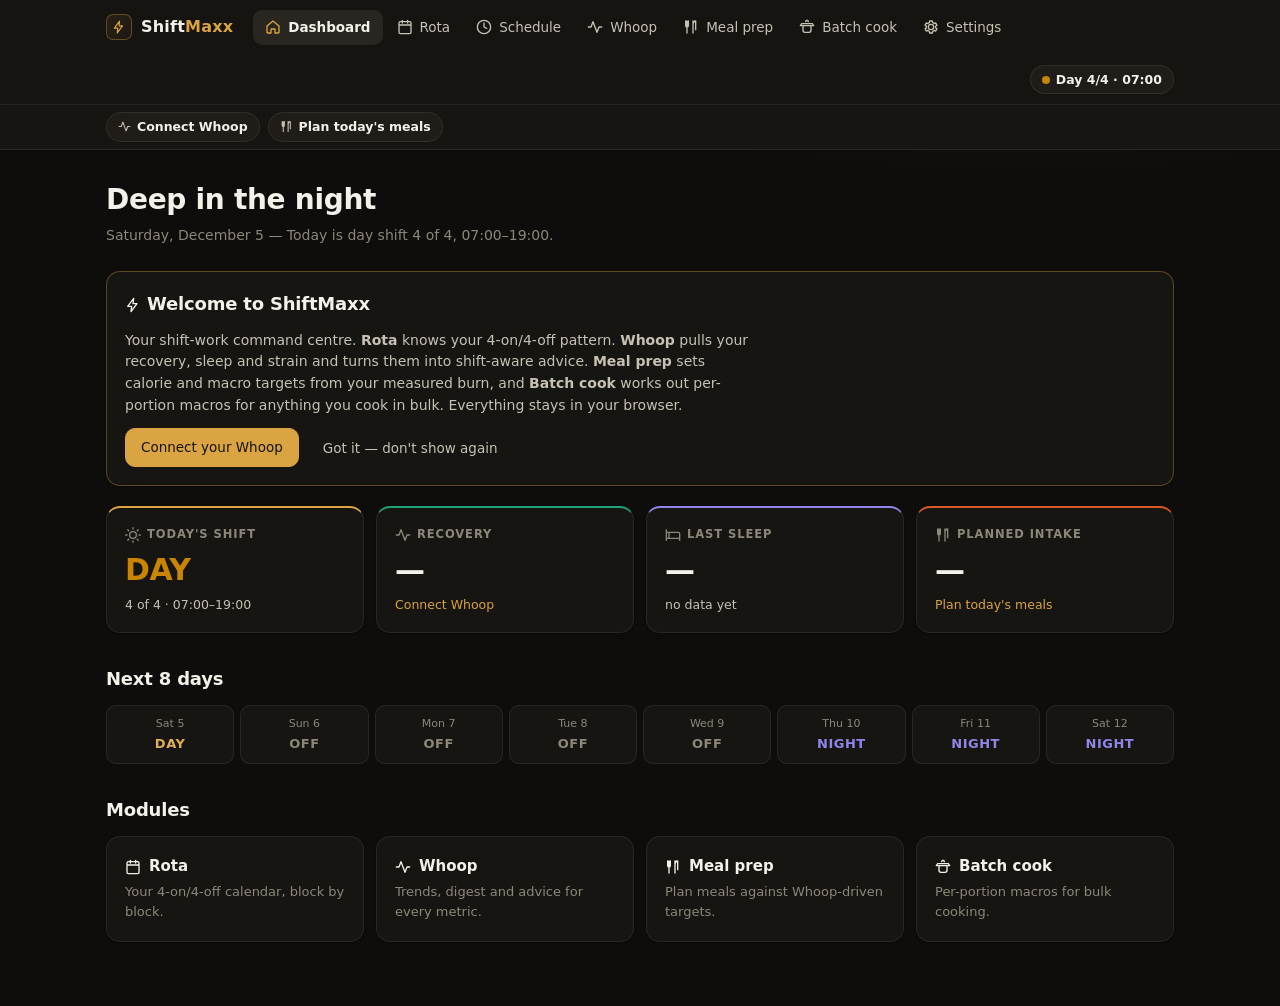
<file: index.html>
<!DOCTYPE html>
<html lang="en">
<head>
  <meta charset="utf-8">
  <meta name="viewport" content="width=device-width, initial-scale=1">
  <title>Dashboard · ShiftMaxx</title>
  <link rel="icon" href="data:image/svg+xml,<svg xmlns='http://www.w3.org/2000/svg' viewBox='0 0 32 32'><rect width='32' height='32' rx='8' fill='%23171512'/><path d='M17.5 3 7 17h5.5L11 29 22 14h-5.5L17.5 3z' fill='%23d9a441'/></svg>">
  <link rel="stylesheet" href="assets/css/style.css">
</head>
<body data-page="home">
  <header class="top" id="app-header"></header>
  <div class="today-strip" id="today-strip"></div>

  <main class="wrap">
    <h1 id="greeting">Dashboard</h1>
    <p class="sub" id="today-line"></p>

    <div id="onboarding"></div>

    <div class="grid cols-4" id="home-tiles"></div>

    <h2>Next 8 days</h2>
    <div class="strip" id="home-strip"></div>

    <h2>Modules</h2>
    <div class="grid cols-4" id="module-cards"></div>
  </main>

  <script src="assets/js/shifts.js"></script>
  <script src="assets/js/store.js"></script>
  <script src="assets/js/ui.js"></script>
  <script>
    document.addEventListener('DOMContentLoaded', () => {
      const now = new Date();
      const today = shiftFor(now);
      const hour = now.getHours();
      document.getElementById('greeting').textContent =
        hour < 5 ? 'Deep in the night' : hour < 12 ? 'Good morning' : hour < 18 ? 'Good afternoon' : 'Good evening';
      const line = today.code === 'O'
        ? `Today is a rest day (day ${today.run} of ${today.runLength} off).`
        : `Today is ${today.label.toLowerCase()} ${today.run} of ${today.runLength}, ${today.times.start}–${today.times.end}.`;
      document.getElementById('today-line').textContent =
        now.toLocaleDateString(undefined, { weekday: 'long', day: 'numeric', month: 'long' }) + ' — ' + line;

      // first-run onboarding (dismissable, one time)
      if (!Store.get('onboarded', false)) {
        const ob = document.getElementById('onboarding');
        ob.innerHTML = `
          <div class="card" style="margin-bottom:20px;border-color:rgba(217,164,65,.35)">
            <h2 style="margin-top:0">${SM.icon('zap')} Welcome to ShiftMaxx</h2>
            <p style="color:var(--ink-2);margin:6px 0 12px;max-width:70ch">Your shift-work command centre. <b>Rota</b> knows your 4-on/4-off pattern. <b>Whoop</b> pulls your recovery, sleep and strain and turns them into shift-aware advice. <b>Meal prep</b> sets calorie and macro targets from your measured burn, and <b>Batch cook</b> works out per-portion macros for anything you cook in bulk. Everything stays in your browser.</p>
            <div style="display:flex;gap:8px;flex-wrap:wrap">
              <a class="btn" href="whoop-connect.html" style="background:var(--brand);color:var(--brand-ink);border-color:var(--brand)">Connect your Whoop</a>
              <button id="ob-dismiss" class="ghost">Got it — don't show again</button>
            </div>
          </div>`;
        document.getElementById('ob-dismiss').addEventListener('click', () => {
          Store.set('onboarded', true);
          ob.innerHTML = '';
        });
      }

      // tiles
      const tiles = document.getElementById('home-tiles');
      const tile = (accent, label, icon, value, delta) => {
        const div = document.createElement('div');
        div.className = `card tile accent-${accent}`;
        div.innerHTML = `<div class="label">${SM.icon(icon)}${label}</div><div class="value">${value}</div><div class="delta">${delta}</div>`;
        tiles.appendChild(div);
        return div;
      };

      const shiftColor = today.code === 'N' ? 'var(--shift-night)' : today.code === 'D' ? 'var(--shift-day)' : 'var(--muted)';
      tile('shift', "Today's shift", today.code === 'N' ? 'moon' : today.code === 'D' ? 'sun' : 'calendar',
        `<span style="color:${shiftColor}">${today.code === 'O' ? 'OFF' : today.label.split(' ')[0].toUpperCase()}</span>`,
        today.code === 'O' ? `Rest day ${today.run} of ${today.runLength}` : `${today.run} of ${today.runLength} · ${today.times.start}–${today.times.end}`);

      const recTile = tile('recovery', 'Recovery', 'activity', '—', `<a href="whoop-connect.html">Connect Whoop</a>`);
      const sleepTile = tile('sleep', 'Last sleep', 'bed', '—', 'no data yet');
      const fillWhoopTiles = () => {
        const whoop = getWhoopData();
        const keys = Object.keys(whoop).sort();
        let rec = null, sleep = null, perf = null;
        for (let i = keys.length - 1; i >= 0; i--) {
          const d = whoop[keys[i]];
          if (rec === null && d.recovery !== undefined) rec = d.recovery;
          if (sleep === null && d.sleepH !== undefined) { sleep = d.sleepH; perf = d.sleepPerf; }
          if (rec !== null && sleep !== null) break;
        }
        if (rec !== null) {
          const band = rec >= 67 ? ['check', 'Green — well recovered'] : rec >= 34 ? ['alert', 'Yellow — moderate'] : ['alert', 'Red — take it easy'];
          recTile.innerHTML = `<div class="label">${SM.icon('activity')}Recovery</div><div class="value">${rec}<small>%</small></div><div class="delta">${SM.icon(band[0])} ${band[1]}</div>`;
        }
        if (sleep !== null) {
          const h = Math.floor(sleep), m = Math.round((sleep - h) * 60);
          sleepTile.innerHTML = `<div class="label">${SM.icon('bed')}Last sleep</div><div class="value">${h}<small>h</small> ${m}<small>m</small></div><div class="delta">${perf !== undefined && perf !== null ? perf + '% of need met' : ''}</div>`;
        }
      };
      fillWhoopTiles();
      loadRepoWhoopData().then((u) => { if (u) { fillWhoopTiles(); SM.renderTodayStrip(); } });

      const plans = getMealPlans();
      const plan = plans[dateKey(now)];
      let kcal = 0;
      if (plan) for (const s in plan.sections) for (const it of plan.sections[s]) kcal += Math.round(it.per100.kcal * (it.unit === 'portion' ? it.grams : it.grams / 100));
      tile('strain', 'Planned intake', 'utensils',
        plan ? `${kcal}<small> kcal</small>` : '—',
        plan ? `of ${getTargets().kcal} kcal target` : `<a href="meals.html">Plan today's meals</a>`);

      // 8-day strip
      const strip = document.getElementById('home-strip');
      for (const u of upcomingShifts(now, 8)) {
        const div = document.createElement('div');
        div.className = `day shift-${u.code}`;
        div.innerHTML = `<div class="dow">${u.date.toLocaleDateString(undefined, { weekday: 'short' })} ${u.date.getDate()}</div>
          <div class="code">${u.code === 'O' ? 'OFF' : u.code === 'N' ? 'NIGHT' : 'DAY'}</div>`;
        strip.appendChild(div);
      }

      // module cards
      const mods = [
        ['rota.html', 'calendar', 'Rota', 'Your 4-on/4-off calendar, block by block.'],
        ['whoop.html', 'activity', 'Whoop', 'Trends, digest and advice for every metric.'],
        ['meals.html', 'utensils', 'Meal prep', 'Plan meals against Whoop-driven targets.'],
        ['batches.html', 'pot', 'Batch cook', 'Per-portion macros for bulk cooking.'],
      ];
      document.getElementById('module-cards').innerHTML = mods
        .map(([href, ic, t, d]) => `<a class="card" href="${href}"><h3 style="margin:0 0 4px;display:flex;align-items:center;gap:8px">${SM.icon(ic)}${t}</h3><p class="notice" style="margin:0">${d}</p></a>`)
        .join('');
    });
  </script>
</body>
</html>
</file>
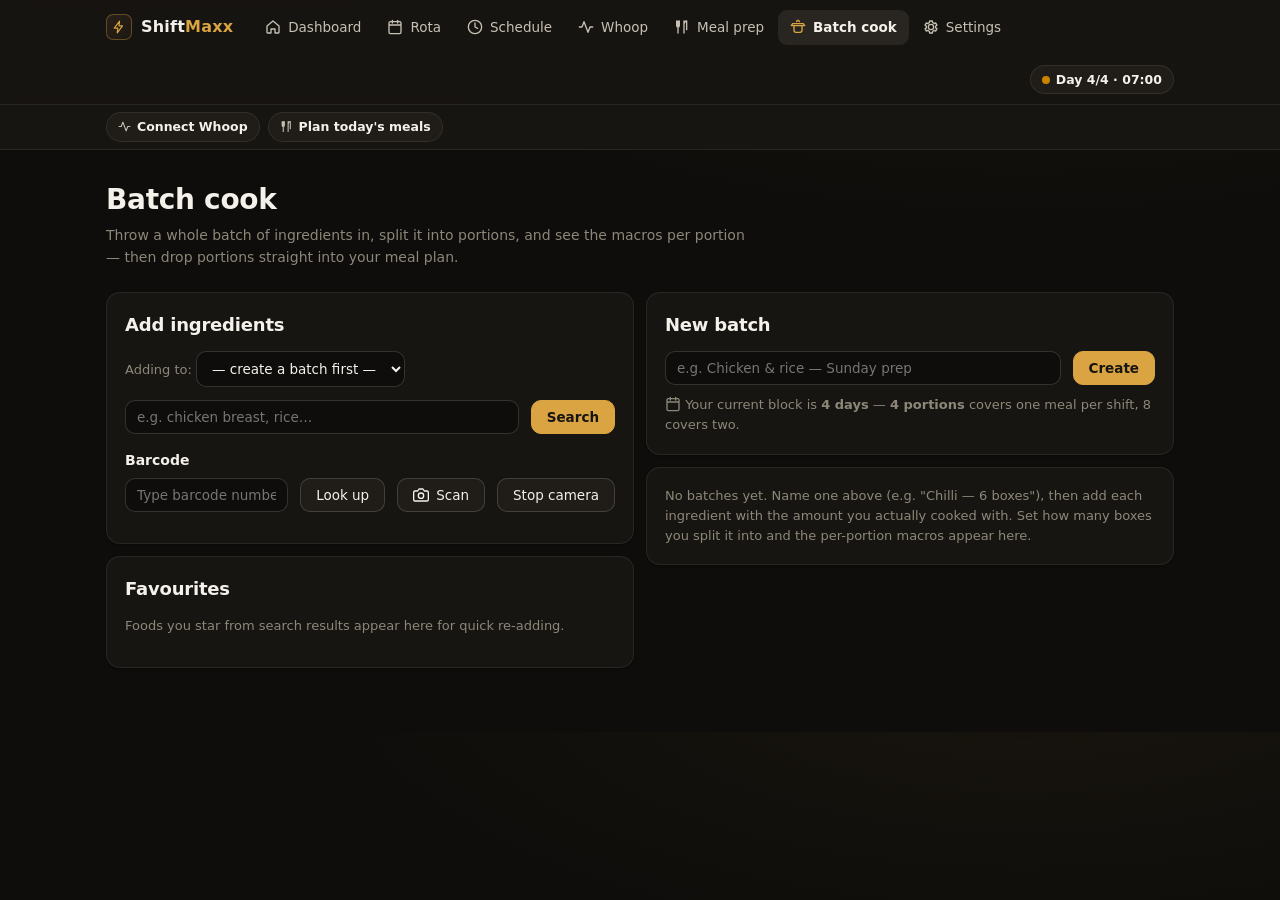
<file: batches.html>
<!DOCTYPE html>
<html lang="en">
<head>
  <meta charset="utf-8">
  <meta name="viewport" content="width=device-width, initial-scale=1">
  <title>Batch cook · ShiftMaxx</title>
  <link rel="icon" href="data:image/svg+xml,<svg xmlns='http://www.w3.org/2000/svg' viewBox='0 0 32 32'><rect width='32' height='32' rx='8' fill='%23171512'/><path d='M17.5 3 7 17h5.5L11 29 22 14h-5.5L17.5 3z' fill='%23d9a441'/></svg>">
  <link rel="stylesheet" href="assets/css/style.css">
</head>
<body data-page="batches">
  <header class="top" id="app-header"></header>
  <div class="today-strip" id="today-strip"></div>

  <main class="wrap">
    <h1>Batch cook</h1>
    <p class="sub">Throw a whole batch of ingredients in, split it into portions, and see the macros per portion — then drop portions straight into your meal plan.</p>

    <div class="grid cols-2">
      <div>
        <div class="card">
          <h2 style="margin-top:0">Add ingredients</h2>
          <p class="notice" style="margin-top:0">Adding to: <select id="target-batch" aria-label="Target batch" style="max-width:220px"></select></p>
          <form id="search-form" class="form-row">
            <input id="search-q" type="search" placeholder="e.g. chicken breast, rice…" style="flex:1;min-width:180px" aria-label="Food search">
            <button class="primary" type="submit">Search</button>
          </form>

          <h3 style="font-size:14px;margin:16px 0 6px">Barcode</h3>
          <form id="barcode-form" class="form-row">
            <input id="barcode-q" type="text" inputmode="numeric" placeholder="Type barcode number…" style="flex:1;min-width:150px" aria-label="Barcode number">
            <button type="submit">Look up</button>
            <button type="button" id="scan-start"><svg class="icon" viewBox="0 0 24 24" fill="none" stroke="currentColor" stroke-width="2" stroke-linecap="round" stroke-linejoin="round" aria-hidden="true"><path d="M23 19a2 2 0 0 1-2 2H3a2 2 0 0 1-2-2V8a2 2 0 0 1 2-2h4l2-3h6l2 3h4a2 2 0 0 1 2 2zM12 17a4 4 0 1 0 0-8 4 4 0 0 0 0 8z"/></svg>Scan</button>
            <button type="button" id="scan-stop" hidden>Stop camera</button>
          </form>
          <video id="scanner-video" hidden playsinline muted></video>
          <p id="scan-msg" class="notice"></p>

          <div id="results"></div>
        </div>

        <div class="card" style="margin-top:12px">
          <h2 style="margin-top:0">Favourites</h2>
          <div id="favourites"></div>
        </div>
      </div>

      <div>
        <div class="card">
          <h2 style="margin-top:0">New batch</h2>
          <form id="batch-new" class="form-row">
            <input id="batch-name" type="text" placeholder="e.g. Chicken & rice — Sunday prep" style="flex:1;min-width:200px" aria-label="Batch name">
            <button class="primary" type="submit">Create</button>
          </form>
          <p id="batch-hint" class="notice" style="margin:10px 0 0"></p>
        </div>

        <div id="batches"></div>
      </div>
    </div>

    <dialog id="ing-dialog" style="background:var(--surface);color:var(--ink);border:1px solid var(--border);border-radius:12px;padding:20px;max-width:360px">
      <form id="ing-form">
        <h3 style="margin:0 0 4px">Add ingredient</h3>
        <p id="ing-name" class="notice" style="margin:0 0 12px"></p>
        <label class="field">Amount used in the batch (g)
          <input type="number" id="ing-grams" min="1" value="500" style="width:110px">
        </label>
        <div style="margin-top:14px;display:flex;gap:8px;justify-content:flex-end">
          <button type="button" id="ing-cancel" class="ghost">Cancel</button>
          <button type="submit" class="primary">Add to batch</button>
        </div>
      </form>
    </dialog>

    <dialog id="portion-dialog" style="background:var(--surface);color:var(--ink);border:1px solid var(--border);border-radius:12px;padding:20px;max-width:380px">
      <form id="portion-form">
        <h3 style="margin:0 0 4px">Add portion(s) to meal plan</h3>
        <p id="portion-batch-name" class="notice" style="margin:0 0 12px"></p>
        <div class="form-row">
          <label class="field">Day <input type="date" id="portion-date"></label>
          <label class="field">Portions <input type="number" id="portion-qty" min="0.25" step="0.25" value="1" style="width:80px"></label>
        </div>
        <label class="field" style="margin-top:10px">Meal <select id="portion-section"></select></label>
        <div style="margin-top:14px;display:flex;gap:8px;justify-content:flex-end">
          <button type="button" id="portion-cancel" class="ghost">Cancel</button>
          <button type="submit" class="primary">Add to plan</button>
        </div>
      </form>
    </dialog>
  </main>

  <script src="assets/js/shifts.js"></script>
  <script src="assets/js/store.js"></script>
  <script src="assets/js/ui.js"></script>
  <script src="assets/js/food.js"></script>
  <script src="assets/js/batches.js"></script>
</body>
</html>
</file>
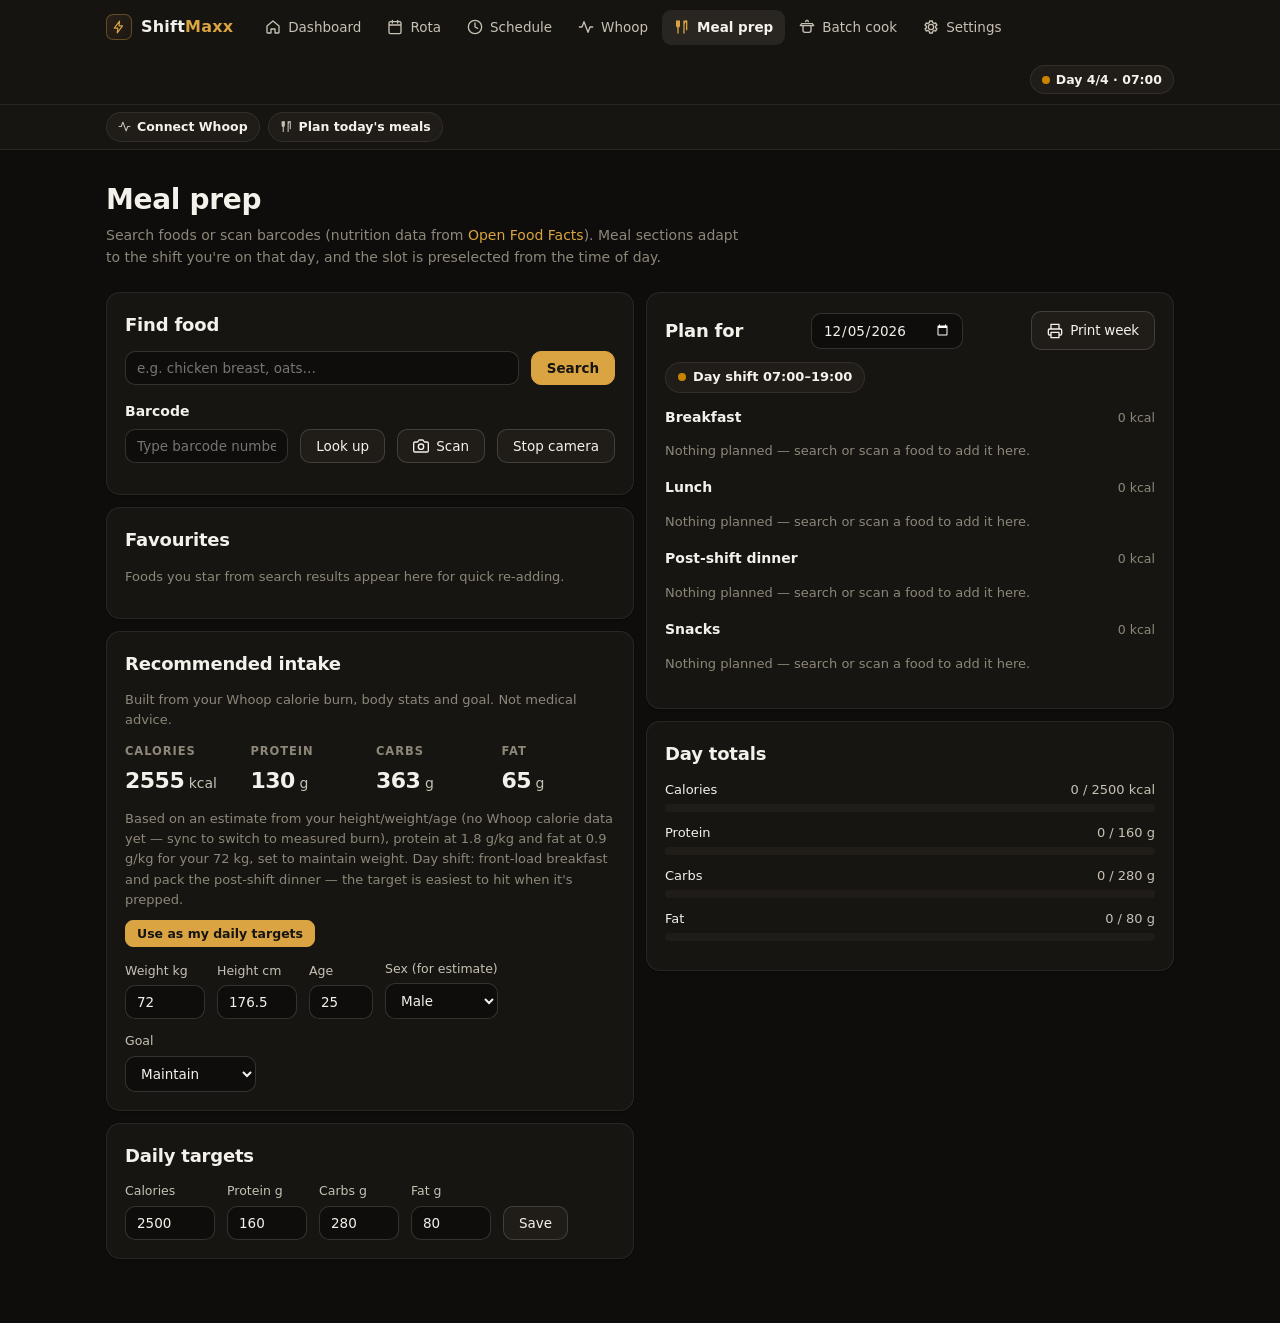
<file: meals.html>
<!DOCTYPE html>
<html lang="en">
<head>
  <meta charset="utf-8">
  <meta name="viewport" content="width=device-width, initial-scale=1">
  <title>Meal prep · ShiftMaxx</title>
  <link rel="icon" href="data:image/svg+xml,<svg xmlns='http://www.w3.org/2000/svg' viewBox='0 0 32 32'><rect width='32' height='32' rx='8' fill='%23171512'/><path d='M17.5 3 7 17h5.5L11 29 22 14h-5.5L17.5 3z' fill='%23d9a441'/></svg>">
  <link rel="stylesheet" href="assets/css/style.css">
</head>
<body data-page="meals">
  <header class="top" id="app-header"></header>
  <div class="today-strip" id="today-strip"></div>

  <main class="wrap">
    <h1>Meal prep</h1>
    <p class="sub">Search foods or scan barcodes (nutrition data from <a href="https://world.openfoodfacts.org" target="_blank" rel="noopener">Open Food Facts</a>). Meal sections adapt to the shift you're on that day, and the slot is preselected from the time of day.</p>

    <div id="meals-banner"></div>

    <div class="grid cols-2">
      <div>
        <div class="card">
          <h2 style="margin-top:0">Find food</h2>
          <form id="search-form" class="form-row">
            <input id="search-q" type="search" placeholder="e.g. chicken breast, oats…" style="flex:1;min-width:180px" aria-label="Food search">
            <button class="primary" type="submit">Search</button>
          </form>

          <h3 style="font-size:14px;margin:16px 0 6px">Barcode</h3>
          <form id="barcode-form" class="form-row">
            <input id="barcode-q" type="text" inputmode="numeric" placeholder="Type barcode number…" style="flex:1;min-width:150px" aria-label="Barcode number">
            <button type="submit">Look up</button>
            <button type="button" id="scan-start"><svg class="icon" viewBox="0 0 24 24" fill="none" stroke="currentColor" stroke-width="2" stroke-linecap="round" stroke-linejoin="round" aria-hidden="true"><path d="M23 19a2 2 0 0 1-2 2H3a2 2 0 0 1-2-2V8a2 2 0 0 1 2-2h4l2-3h6l2 3h4a2 2 0 0 1 2 2zM12 17a4 4 0 1 0 0-8 4 4 0 0 0 0 8z"/></svg>Scan</button>
            <button type="button" id="scan-stop" hidden>Stop camera</button>
          </form>
          <video id="scanner-video" hidden playsinline muted></video>
          <p id="scan-msg" class="notice"></p>

          <div id="results"></div>
        </div>

        <div class="card" style="margin-top:12px">
          <h2 style="margin-top:0">Favourites</h2>
          <div id="favourites"></div>
        </div>

        <div class="card" style="margin-top:12px">
          <h2 style="margin-top:0">Recommended intake</h2>
          <p class="notice" style="margin-top:0">Built from your Whoop calorie burn, body stats and goal. Not medical advice.</p>
          <div id="intake"></div>
          <form id="body-form" class="form-row" style="margin-top:12px">
            <label class="field">Weight kg <input type="number" name="weightKg" min="30" max="250" step="0.5" style="width:80px"></label>
            <label class="field">Height cm <input type="number" name="heightCm" min="120" max="230" step="0.5" style="width:80px"></label>
            <label class="field">Age <input type="number" name="age" min="16" max="100" style="width:64px"></label>
            <label class="field">Sex (for estimate)
              <select name="sex"><option value="male">Male</option><option value="female">Female</option></select>
            </label>
            <label class="field">Goal
              <select name="goal">
                <option value="maintain">Maintain</option>
                <option value="lose">Lose fat</option>
                <option value="gain">Build muscle</option>
              </select>
            </label>
          </form>
        </div>

        <div class="card" style="margin-top:12px">
          <h2 style="margin-top:0">Daily targets</h2>
          <form id="targets-form" class="form-row">
            <label class="field">Calories <input type="number" name="kcal" min="0" style="width:90px"></label>
            <label class="field">Protein g <input type="number" name="protein" min="0" style="width:80px"></label>
            <label class="field">Carbs g <input type="number" name="carbs" min="0" style="width:80px"></label>
            <label class="field">Fat g <input type="number" name="fat" min="0" style="width:80px"></label>
            <button type="submit">Save</button>
          </form>
        </div>
      </div>

      <div>
        <div class="card">
          <h2 style="margin-top:0;display:flex;justify-content:space-between;align-items:center;gap:10px;flex-wrap:wrap">
            Plan for <input type="date" id="plan-date" aria-label="Plan date">
            <a class="btn small no-print" href="print.html" title="Print this week's plan"><svg class="icon" viewBox="0 0 24 24" fill="none" stroke="currentColor" stroke-width="2" stroke-linecap="round" stroke-linejoin="round" aria-hidden="true"><path d="M6 9V2h12v7M6 18H4a2 2 0 0 1-2-2v-5a2 2 0 0 1 2-2h16a2 2 0 0 1 2 2v5a2 2 0 0 1-2 2h-2M6 14h12v8H6z"/></svg>Print week</a>
          </h2>
          <p id="plan-shift" style="margin:4px 0 14px"></p>
          <div id="meal-sections"></div>
        </div>

        <div class="card" style="margin-top:12px">
          <h2 style="margin-top:0">Day totals</h2>
          <div id="totals"></div>
        </div>
      </div>
    </div>

    <dialog id="add-dialog" style="background:var(--surface);color:var(--ink);border:1px solid var(--border);border-radius:12px;padding:20px;max-width:360px">
      <form id="add-form">
        <h3 style="margin:0 0 4px">Add to plan</h3>
        <p id="add-food-name" class="notice" style="margin:0 0 12px"></p>
        <div class="form-row">
          <label class="field">Amount (g) <input type="number" id="add-grams" min="1" value="100" style="width:90px"></label>
          <label class="field">Meal <select id="add-section"></select></label>
        </div>
        <div style="margin-top:14px;display:flex;gap:8px;justify-content:flex-end">
          <button type="button" id="add-cancel" class="ghost">Cancel</button>
          <button type="submit" class="primary">Add</button>
        </div>
      </form>
    </dialog>
  </main>

  <script src="assets/js/shifts.js"></script>
  <script src="assets/js/store.js"></script>
  <script src="assets/js/ui.js"></script>
  <script src="assets/js/food.js"></script>
  <script src="assets/js/meals.js"></script>
</body>
</html>
</file>
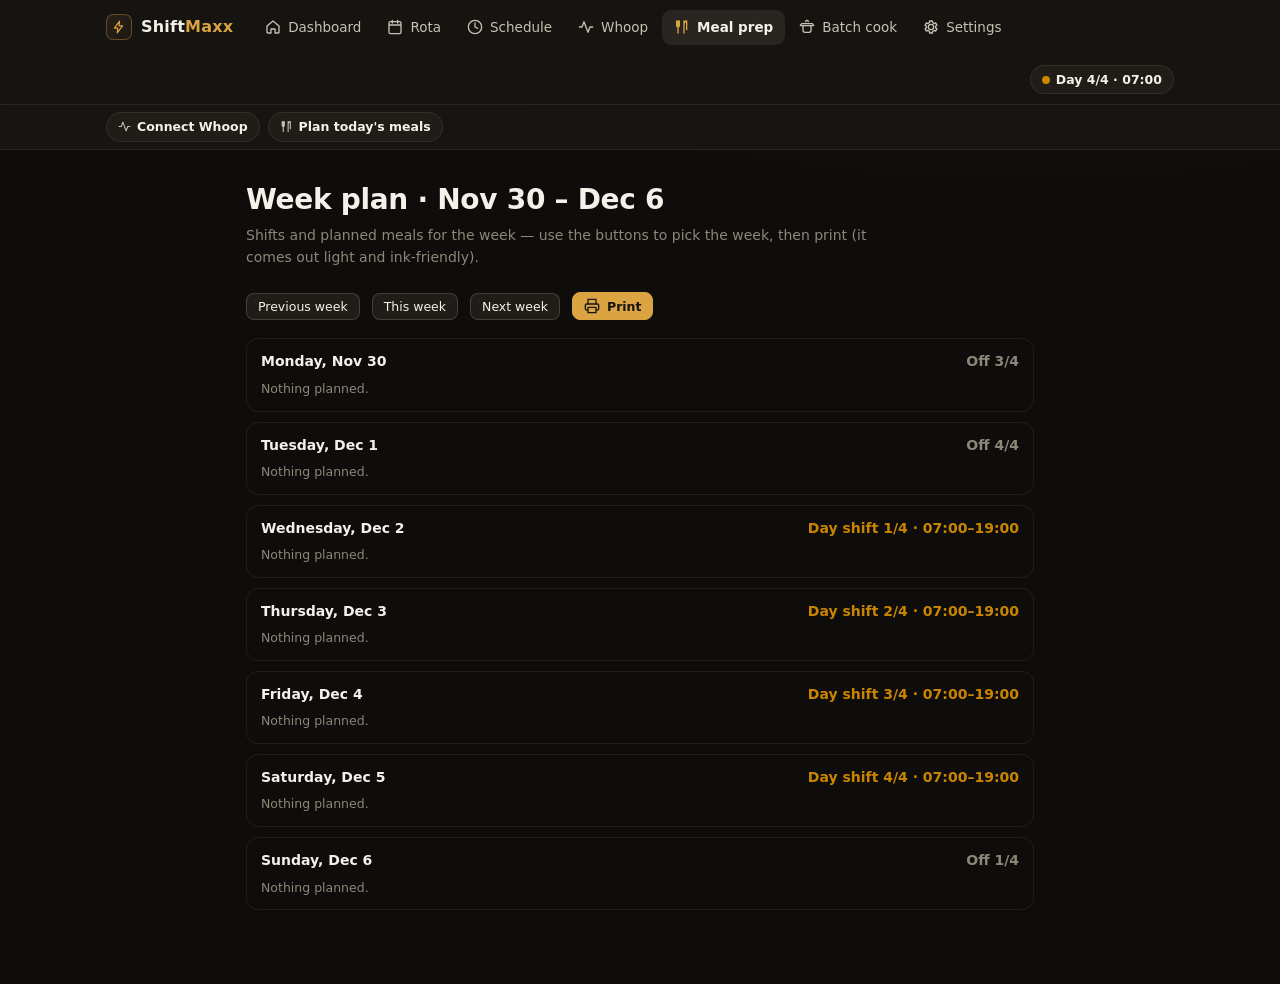
<file: print.html>
<!DOCTYPE html>
<html lang="en">
<head>
  <meta charset="utf-8">
  <meta name="viewport" content="width=device-width, initial-scale=1">
  <title>Week plan · ShiftMaxx</title>
  <link rel="icon" href="data:image/svg+xml,<svg xmlns='http://www.w3.org/2000/svg' viewBox='0 0 32 32'><rect width='32' height='32' rx='8' fill='%23171512'/><path d='M17.5 3 7 17h5.5L11 29 22 14h-5.5L17.5 3z' fill='%23d9a441'/></svg>">
  <link rel="stylesheet" href="assets/css/style.css">
  <style>
    /* This page is built to be printed: light, dense, ink-friendly. */
    .week-day { border: 1px solid var(--border); border-radius: 12px; padding: 12px 14px; margin-bottom: 10px; break-inside: avoid; }
    .week-day h3 { margin: 0 0 6px; font-size: 14px; display: flex; justify-content: space-between; gap: 10px; flex-wrap: wrap; }
    .week-day .shift-lbl { font-weight: 600; }
    .week-day ul { margin: 4px 0; padding-left: 18px; }
    .week-day li { margin: 2px 0; font-size: 13px; }
    .week-day .sec { font-weight: 600; font-size: 12.5px; margin-top: 6px; color: var(--ink-2); }
    .week-day .tot { color: var(--muted); font-size: 12.5px; margin-top: 6px; }
    @media print {
      .week-day { border-color: #bbb; }
      .week-day .sec, .week-day .tot { color: #444; }
      h1 { font-size: 20px; margin-top: 0; }
    }
  </style>
</head>
<body data-page="meals">
  <header class="top" id="app-header"></header>
  <div class="today-strip" id="today-strip"></div>

  <main class="wrap" style="max-width:820px">
    <h1 id="week-title">Week plan</h1>
    <p class="sub no-print">Shifts and planned meals for the week — use the buttons to pick the week, then print (it comes out light and ink-friendly).</p>
    <div class="form-row no-print" style="margin-bottom:18px">
      <button id="prev-week" class="small">Previous week</button>
      <button id="this-week" class="small">This week</button>
      <button id="next-week" class="small">Next week</button>
      <button id="do-print" class="primary small"><svg class="icon" viewBox="0 0 24 24" fill="none" stroke="currentColor" stroke-width="2" stroke-linecap="round" stroke-linejoin="round" aria-hidden="true"><path d="M6 9V2h12v7M6 18H4a2 2 0 0 1-2-2v-5a2 2 0 0 1 2-2h16a2 2 0 0 1 2 2v5a2 2 0 0 1-2 2h-2M6 14h12v8H6z"/></svg>Print</button>
    </div>
    <div id="week"></div>
  </main>

  <script src="assets/js/shifts.js"></script>
  <script src="assets/js/store.js"></script>
  <script src="assets/js/ui.js"></script>
  <script src="assets/js/food.js"></script>
  <script>
    (function () {
      let start = (() => {
        const now = new Date();
        const monday = addDays(now, -((now.getDay() + 6) % 7));
        return monday;
      })();

      function itemMacros(item) {
        const f = item.unit === 'portion' ? item.grams : item.grams / 100;
        return {
          kcal: Math.round(item.per100.kcal * f),
          protein: +(item.per100.protein * f).toFixed(0),
          carbs: +(item.per100.carbs * f).toFixed(0),
          fat: +(item.per100.fat * f).toFixed(0),
        };
      }

      function render() {
        const end = addDays(start, 6);
        document.getElementById('week-title').textContent =
          `Week plan · ${start.toLocaleDateString(undefined, { day: 'numeric', month: 'short' })} – ${end.toLocaleDateString(undefined, { day: 'numeric', month: 'short' })}`;
        const wrap = document.getElementById('week');
        wrap.innerHTML = '';
        const plans = getMealPlans();
        const targets = getTargets();

        for (let i = 0; i < 7; i++) {
          const d = addDays(start, i);
          const key = dateKey(d);
          const s = shiftFor(d);
          const labels = Food.SECTION_LABELS[s.code];
          const plan = plans[key];
          const div = document.createElement('div');
          div.className = 'week-day';
          const shiftColor = s.code === 'N' ? 'var(--shift-night)' : s.code === 'D' ? 'var(--shift-day)' : 'var(--muted)';
          let html = `<h3><span>${d.toLocaleDateString(undefined, { weekday: 'long', day: 'numeric', month: 'short' })}</span>` +
            `<span class="shift-lbl" style="color:${shiftColor}">${s.code === 'O' ? `Off ${s.run}/${s.runLength}` : `${s.label} ${s.run}/${s.runLength} · ${s.times.start}–${s.times.end}`}</span></h3>`;
          const totals = { kcal: 0, protein: 0, carbs: 0, fat: 0 };
          let any = false;
          if (plan) {
            labels.forEach((label, si) => {
              const items = plan.sections[si] || [];
              if (!items.length) return;
              any = true;
              html += `<div class="sec">${label}</div><ul>`;
              for (const it of items) {
                const m = itemMacros(it);
                for (const k in totals) totals[k] += m[k];
                const qty = it.unit === 'portion' ? `${it.grams} portion${it.grams === 1 ? '' : 's'}` : `${it.grams} g`;
                html += `<li>${Food.escapeHtml(it.name)} — ${qty} · ${m.kcal} kcal</li>`;
              }
              html += '</ul>';
            });
          }
          html += any
            ? `<div class="tot">Day total: ${totals.kcal} / ${targets.kcal} kcal · P ${totals.protein}g · C ${totals.carbs}g · F ${totals.fat}g</div>`
            : '<div class="tot">Nothing planned.</div>';
          div.innerHTML = html;
          wrap.appendChild(div);
        }
      }

      document.addEventListener('DOMContentLoaded', () => {
        document.getElementById('prev-week').addEventListener('click', () => { start = addDays(start, -7); render(); });
        document.getElementById('next-week').addEventListener('click', () => { start = addDays(start, 7); render(); });
        document.getElementById('this-week').addEventListener('click', () => { start = addDays(new Date(), -((new Date().getDay() + 6) % 7)); render(); });
        document.getElementById('do-print').addEventListener('click', () => window.print());
        render();
      });
    })();
  </script>
</body>
</html>
</file>
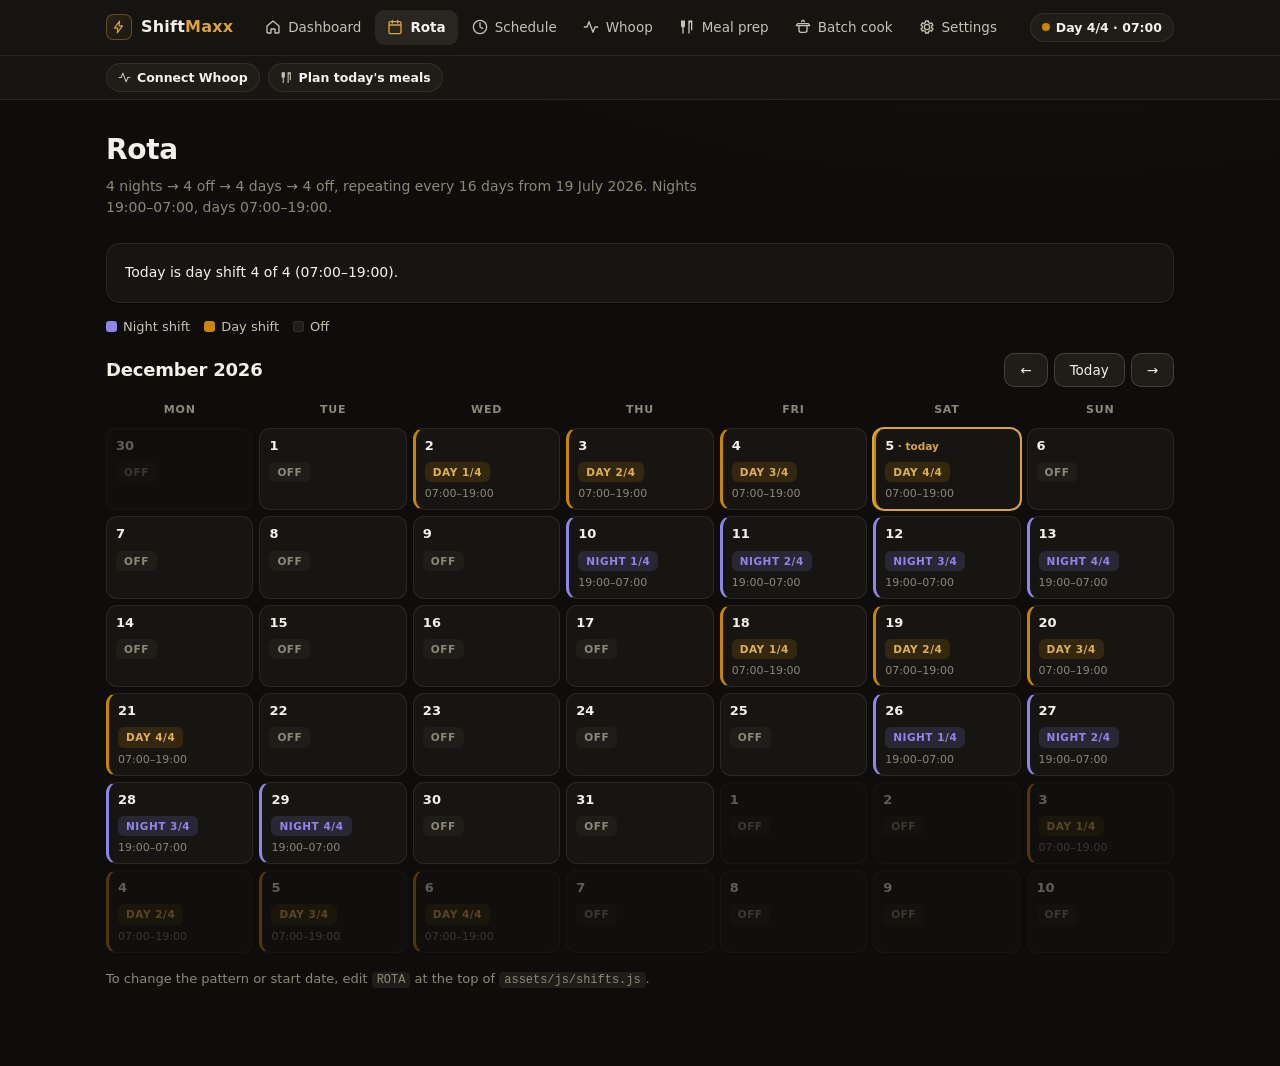
<file: rota.html>
<!DOCTYPE html>
<html lang="en">
<head>
  <meta charset="utf-8">
  <meta name="viewport" content="width=device-width, initial-scale=1">
  <title>Rota · ShiftMaxx</title>
  <link rel="icon" href="data:image/svg+xml,<svg xmlns='http://www.w3.org/2000/svg' viewBox='0 0 32 32'><rect width='32' height='32' rx='8' fill='%23171512'/><path d='M17.5 3 7 17h5.5L11 29 22 14h-5.5L17.5 3z' fill='%23d9a441'/></svg>">
  <link rel="stylesheet" href="assets/css/style.css">
</head>
<body data-page="rota">
  <header class="top" id="app-header"></header>
  <div class="today-strip" id="today-strip"></div>

  <main class="wrap">
    <h1>Rota</h1>
    <p class="sub">4 nights → 4 off → 4 days → 4 off, repeating every 16 days from 19 July 2026. Nights 19:00–07:00, days 07:00–19:00.</p>

    <p id="rota-summary" class="card" style="font-size:14px"></p>

    <div class="legend" aria-hidden="false">
      <span class="key"><span class="swatch" style="background:var(--shift-night)"></span> Night shift</span>
      <span class="key"><span class="swatch" style="background:var(--shift-day)"></span> Day shift</span>
      <span class="key"><span class="swatch" style="background:var(--surface-2);border:1px solid var(--border)"></span> Off</span>
    </div>

    <div class="cal-head">
      <h2 id="cal-title"></h2>
      <div style="display:flex;gap:6px">
        <button id="cal-prev" aria-label="Previous month">←</button>
        <button id="cal-today">Today</button>
        <button id="cal-next" aria-label="Next month">→</button>
      </div>
    </div>
    <div class="cal-grid" id="cal-grid"></div>

    <p class="notice" style="margin-top:16px">To change the pattern or start date, edit <code>ROTA</code> at the top of <code>assets/js/shifts.js</code>.</p>
  </main>

  <script src="assets/js/shifts.js"></script>
  <script src="assets/js/store.js"></script>
  <script src="assets/js/ui.js"></script>
  <script src="assets/js/rota.js"></script>
</body>
</html>
</file>
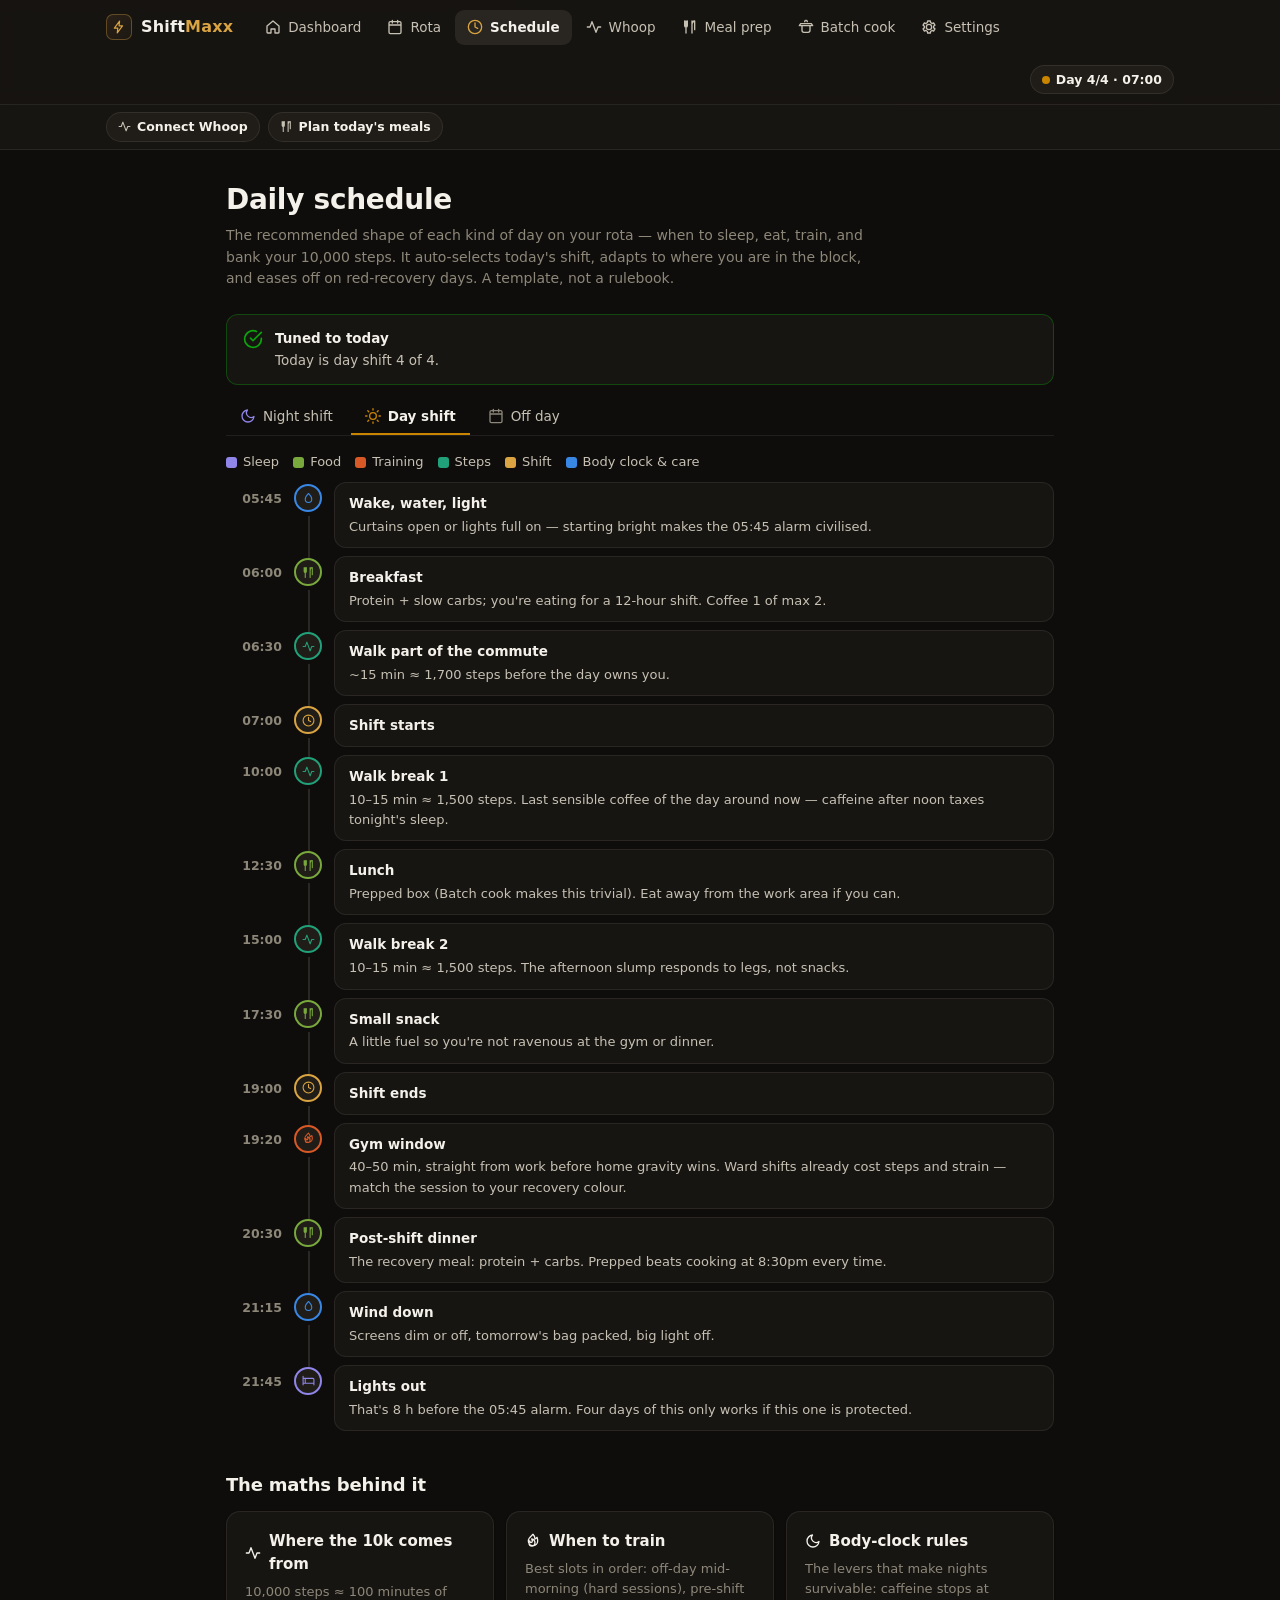
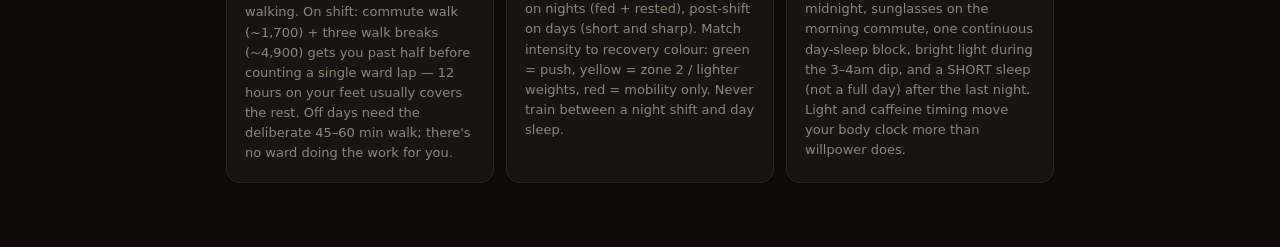
<file: schedule.html>
<!DOCTYPE html>
<html lang="en">
<head>
  <meta charset="utf-8">
  <meta name="viewport" content="width=device-width, initial-scale=1">
  <title>Schedule · ShiftMaxx</title>
  <link rel="icon" href="data:image/svg+xml,<svg xmlns='http://www.w3.org/2000/svg' viewBox='0 0 32 32'><rect width='32' height='32' rx='8' fill='%23171512'/><path d='M17.5 3 7 17h5.5L11 29 22 14h-5.5L17.5 3z' fill='%23d9a441'/></svg>">
  <link rel="stylesheet" href="assets/css/style.css">
</head>
<body data-page="schedule">
  <header class="top" id="app-header"></header>
  <div class="today-strip" id="today-strip"></div>

  <main class="wrap" style="max-width:860px">
    <h1>Daily schedule</h1>
    <p class="sub">The recommended shape of each kind of day on your rota — when to sleep, eat, train, and bank your 10,000 steps. It auto-selects today's shift, adapts to where you are in the block, and eases off on red-recovery days. A template, not a rulebook.</p>

    <div id="sched-banner"></div>

    <div class="tabs" id="sched-tabs" role="tablist" aria-label="Day type"></div>
    <div class="legend" id="sched-legend"></div>

    <div class="tl" id="timeline"></div>

    <h2>The maths behind it</h2>
    <div class="grid cols-3">
      <div class="card">
        <h3 style="margin:0 0 6px;display:flex;align-items:center;gap:8px" id="steps-head"></h3>
        <p class="notice" style="margin:0">10,000 steps ≈ 100 minutes of walking. On shift: commute walk (~1,700) + three walk breaks (~4,900) gets you past half before counting a single ward lap — 12 hours on your feet usually covers the rest. Off days need the deliberate 45–60 min walk; there's no ward doing the work for you.</p>
      </div>
      <div class="card">
        <h3 style="margin:0 0 6px;display:flex;align-items:center;gap:8px" id="gym-head"></h3>
        <p class="notice" style="margin:0">Best slots in order: off-day mid-morning (hard sessions), pre-shift on nights (fed + rested), post-shift on days (short and sharp). Match intensity to recovery colour: green = push, yellow = zone 2 / lighter weights, red = mobility only. Never train between a night shift and day sleep.</p>
      </div>
      <div class="card">
        <h3 style="margin:0 0 6px;display:flex;align-items:center;gap:8px" id="clock-head"></h3>
        <p class="notice" style="margin:0">The levers that make nights survivable: caffeine stops at midnight, sunglasses on the morning commute, one continuous day-sleep block, bright light during the 3–4am dip, and a SHORT sleep (not a full day) after the last night. Light and caffeine timing move your body clock more than willpower does.</p>
      </div>
    </div>
  </main>

  <script src="assets/js/shifts.js"></script>
  <script src="assets/js/store.js"></script>
  <script src="assets/js/ui.js"></script>
  <script src="assets/js/schedule.js"></script>
  <script>
    document.addEventListener('DOMContentLoaded', () => {
      document.getElementById('steps-head').innerHTML = SM.icon('activity') + 'Where the 10k comes from';
      document.getElementById('gym-head').innerHTML = SM.icon('flame') + 'When to train';
      document.getElementById('clock-head').innerHTML = SM.icon('moon') + 'Body-clock rules';
    });
  </script>
</body>
</html>
</file>
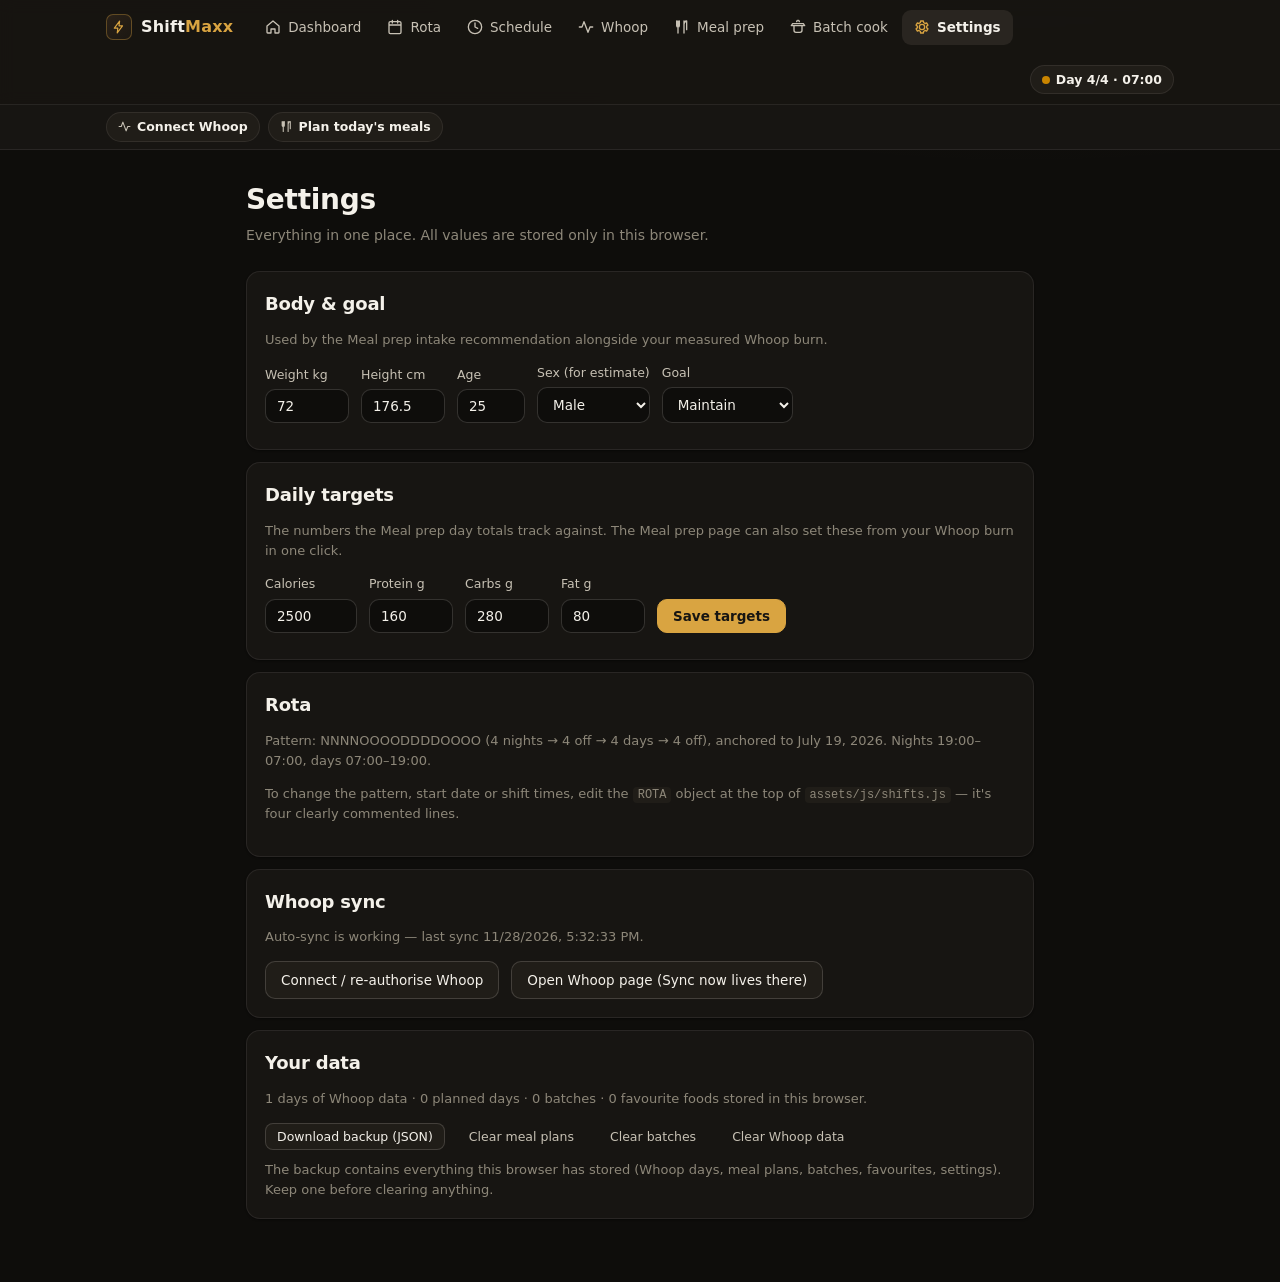
<file: settings.html>
<!DOCTYPE html>
<html lang="en">
<head>
  <meta charset="utf-8">
  <meta name="viewport" content="width=device-width, initial-scale=1">
  <title>Settings · ShiftMaxx</title>
  <link rel="icon" href="data:image/svg+xml,<svg xmlns='http://www.w3.org/2000/svg' viewBox='0 0 32 32'><rect width='32' height='32' rx='8' fill='%23171512'/><path d='M17.5 3 7 17h5.5L11 29 22 14h-5.5L17.5 3z' fill='%23d9a441'/></svg>">
  <link rel="stylesheet" href="assets/css/style.css">
</head>
<body data-page="settings">
  <header class="top" id="app-header"></header>
  <div class="today-strip" id="today-strip"></div>

  <main class="wrap" style="max-width:820px">
    <h1>Settings</h1>
    <p class="sub">Everything in one place. All values are stored only in this browser.</p>

    <div class="card" style="margin-bottom:12px">
      <h2>Body &amp; goal</h2>
      <p class="notice" style="margin-top:0">Used by the Meal prep intake recommendation alongside your measured Whoop burn.</p>
      <form id="body-form" class="form-row">
        <label class="field">Weight kg <input type="number" name="weightKg" min="30" max="250" step="0.5" style="width:84px"></label>
        <label class="field">Height cm <input type="number" name="heightCm" min="120" max="230" step="0.5" style="width:84px"></label>
        <label class="field">Age <input type="number" name="age" min="16" max="100" style="width:68px"></label>
        <label class="field">Sex (for estimate)
          <select name="sex"><option value="male">Male</option><option value="female">Female</option></select>
        </label>
        <label class="field">Goal
          <select name="goal">
            <option value="maintain">Maintain</option>
            <option value="lose">Lose fat</option>
            <option value="gain">Build muscle</option>
          </select>
        </label>
      </form>
      <p id="body-saved" class="notice" style="margin:8px 0 0"></p>
    </div>

    <div class="card" style="margin-bottom:12px">
      <h2>Daily targets</h2>
      <p class="notice" style="margin-top:0">The numbers the Meal prep day totals track against. The Meal prep page can also set these from your Whoop burn in one click.</p>
      <form id="targets-form" class="form-row">
        <label class="field">Calories <input type="number" name="kcal" min="0" style="width:92px"></label>
        <label class="field">Protein g <input type="number" name="protein" min="0" style="width:84px"></label>
        <label class="field">Carbs g <input type="number" name="carbs" min="0" style="width:84px"></label>
        <label class="field">Fat g <input type="number" name="fat" min="0" style="width:84px"></label>
        <button type="submit" class="primary">Save targets</button>
      </form>
      <p id="targets-saved" class="notice" style="margin:8px 0 0"></p>
    </div>

    <div class="card" style="margin-bottom:12px">
      <h2>Rota</h2>
      <p class="notice" style="margin-top:0" id="rota-info"></p>
      <p class="notice">To change the pattern, start date or shift times, edit the <code>ROTA</code> object at the top of <code>assets/js/shifts.js</code> — it's four clearly commented lines.</p>
    </div>

    <div class="card" style="margin-bottom:12px">
      <h2>Whoop sync</h2>
      <p class="notice" style="margin-top:0" id="sync-info">Checking sync status…</p>
      <div class="form-row">
        <a class="btn small" href="whoop-connect.html">Connect / re-authorise Whoop</a>
        <a class="btn small" href="whoop.html">Open Whoop page (Sync now lives there)</a>
      </div>
    </div>

    <div class="card">
      <h2>Your data</h2>
      <p class="notice" style="margin-top:0" id="data-info"></p>
      <div class="form-row">
        <button id="export-data" class="small">Download backup (JSON)</button>
        <button id="clear-meals" class="small ghost">Clear meal plans</button>
        <button id="clear-batches" class="small ghost">Clear batches</button>
        <button id="clear-whoop" class="small ghost">Clear Whoop data</button>
      </div>
      <p class="notice" style="margin:10px 0 0">The backup contains everything this browser has stored (Whoop days, meal plans, batches, favourites, settings). Keep one before clearing anything.</p>
    </div>
  </main>

  <script src="assets/js/shifts.js"></script>
  <script src="assets/js/store.js"></script>
  <script src="assets/js/ui.js"></script>
  <script src="assets/js/settings.js"></script>
</body>
</html>
</file>
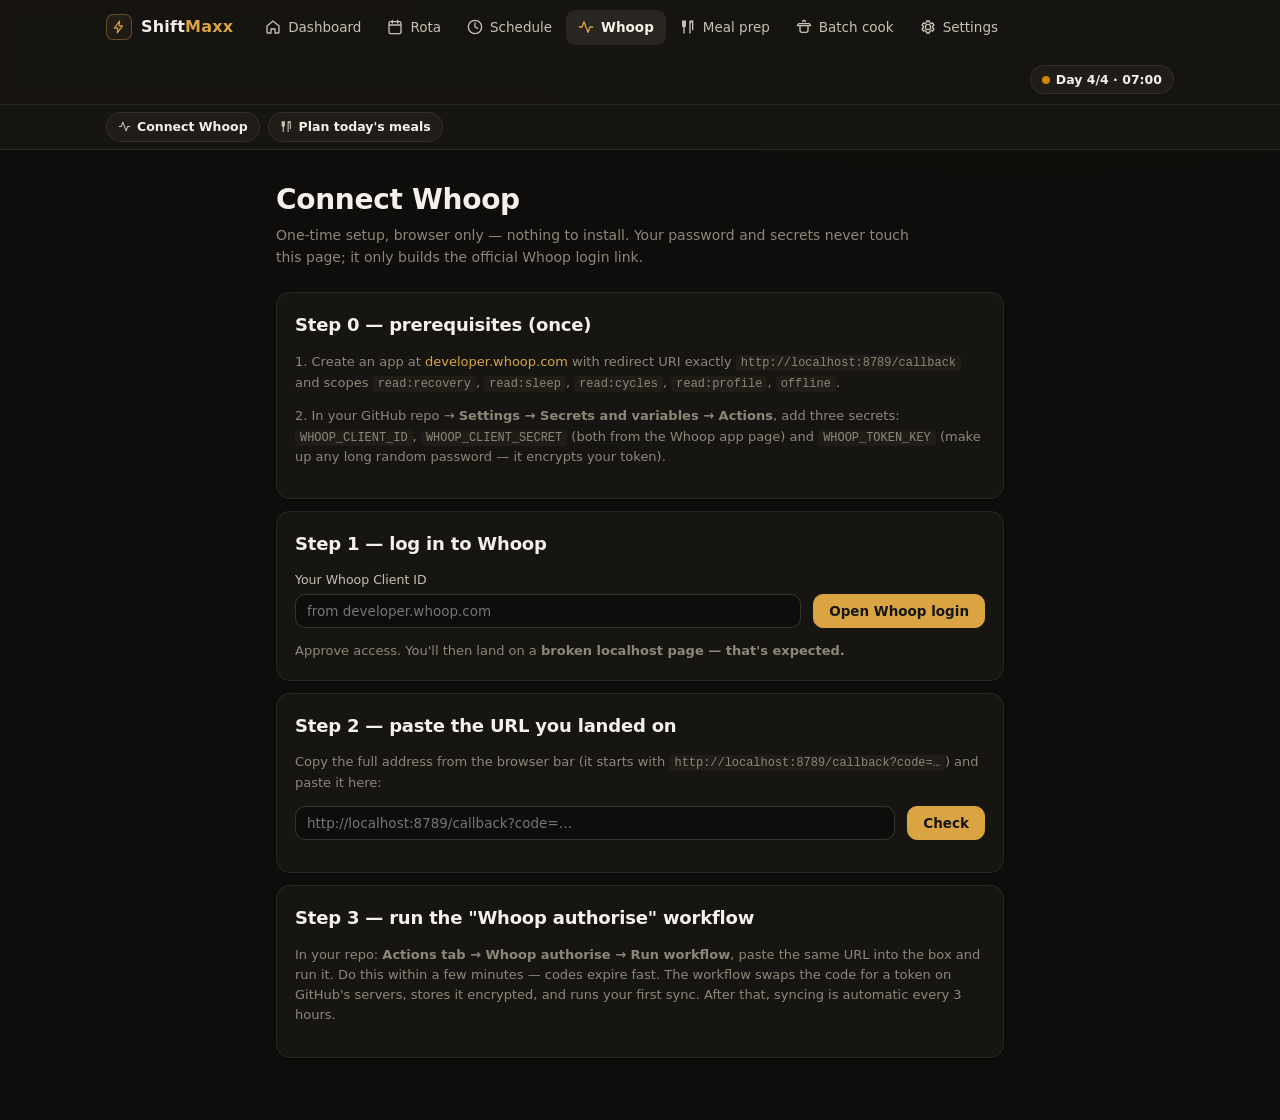
<file: whoop-connect.html>
<!DOCTYPE html>
<html lang="en">
<head>
  <meta charset="utf-8">
  <meta name="viewport" content="width=device-width, initial-scale=1">
  <title>Connect Whoop · ShiftMaxx</title>
  <link rel="icon" href="data:image/svg+xml,<svg xmlns='http://www.w3.org/2000/svg' viewBox='0 0 32 32'><rect width='32' height='32' rx='8' fill='%23171512'/><path d='M17.5 3 7 17h5.5L11 29 22 14h-5.5L17.5 3z' fill='%23d9a441'/></svg>">
  <link rel="stylesheet" href="assets/css/style.css">
</head>
<body data-page="whoop">
  <header class="top" id="app-header"></header>
  <div class="today-strip" id="today-strip"></div>

  <main class="wrap" style="max-width:760px">
    <h1>Connect Whoop</h1>
    <p class="sub">One-time setup, browser only — nothing to install. Your password and secrets never touch this page; it only builds the official Whoop login link.</p>

    <div class="card" style="margin-bottom:12px">
      <h2 style="margin-top:0">Step 0 — prerequisites (once)</h2>
      <p class="notice">1. Create an app at <a href="https://developer.whoop.com" target="_blank" rel="noopener">developer.whoop.com</a> with redirect URI exactly <code>http://localhost:8789/callback</code> and scopes <code>read:recovery</code>, <code>read:sleep</code>, <code>read:cycles</code>, <code>read:profile</code>, <code>offline</code>.</p>
      <p class="notice">2. In your GitHub repo → <strong>Settings → Secrets and variables → Actions</strong>, add three secrets: <code>WHOOP_CLIENT_ID</code>, <code>WHOOP_CLIENT_SECRET</code> (both from the Whoop app page) and <code>WHOOP_TOKEN_KEY</code> (make up any long random password — it encrypts your token).</p>
    </div>

    <div class="card" style="margin-bottom:12px">
      <h2 style="margin-top:0">Step 1 — log in to Whoop</h2>
      <form id="auth-form" class="form-row">
        <label class="field" style="flex:1;min-width:220px">Your Whoop Client ID
          <input id="client-id" type="text" placeholder="from developer.whoop.com" autocomplete="off">
        </label>
        <button class="primary" type="submit">Open Whoop login</button>
      </form>
      <p class="notice" style="margin-bottom:0">Approve access. You'll then land on a <strong>broken localhost page — that's expected.</strong></p>
    </div>

    <div class="card" style="margin-bottom:12px">
      <h2 style="margin-top:0">Step 2 — paste the URL you landed on</h2>
      <p class="notice">Copy the full address from the browser bar (it starts with <code>http://localhost:8789/callback?code=…</code>) and paste it here:</p>
      <form id="code-form" class="form-row">
        <input id="redirect-url" type="text" placeholder="http://localhost:8789/callback?code=…" style="flex:1;min-width:220px" autocomplete="off">
        <button class="primary" type="submit">Check</button>
      </form>
      <p id="code-result" style="font-size:14px"></p>
    </div>

    <div class="card">
      <h2 style="margin-top:0">Step 3 — run the "Whoop authorise" workflow</h2>
      <p class="notice">In your repo: <strong>Actions tab → Whoop authorise → Run workflow</strong>, paste the same URL into the box and run it. Do this within a few minutes — codes expire fast. The workflow swaps the code for a token on GitHub's servers, stores it encrypted, and runs your first sync. After that, syncing is automatic every 3 hours.</p>
    </div>
  </main>

  <script src="assets/js/shifts.js"></script>
  <script src="assets/js/store.js"></script>
  <script src="assets/js/ui.js"></script>
  <script>
    const AUTH_URL = 'https://api.prod.whoop.com/oauth/oauth2/auth';
    const REDIRECT = 'http://localhost:8789/callback';
    const SCOPE = 'offline read:recovery read:sleep read:cycles read:profile';

    document.getElementById('auth-form').addEventListener('submit', (ev) => {
      ev.preventDefault();
      const id = document.getElementById('client-id').value.trim();
      if (!id) return;
      const state = Array.from(crypto.getRandomValues(new Uint8Array(8)), (b) => b.toString(16).padStart(2, '0')).join('');
      const url = `${AUTH_URL}?response_type=code&client_id=${encodeURIComponent(id)}` +
        `&redirect_uri=${encodeURIComponent(REDIRECT)}&scope=${encodeURIComponent(SCOPE)}&state=${state}`;
      window.open(url, '_blank', 'noopener');
    });

    document.getElementById('code-form').addEventListener('submit', (ev) => {
      ev.preventDefault();
      const out = document.getElementById('code-result');
      const raw = document.getElementById('redirect-url').value.trim();
      let code = null;
      try { code = new URL(raw).searchParams.get('code'); } catch { const m = raw.match(/[?&]code=([^&\s]+)/); if (m) code = m[1]; }
      if (code) {
        out.innerHTML = 'Code found — now do <strong>Step 3</strong> straight away (paste the same URL into the workflow input).';
        out.className = '';
      } else {
        out.textContent = 'No "code=" found in that URL. Make sure you copied the full address after approving, and that it wasn\'t already used.';
        out.className = 'error-text';
      }
    });
  </script>
</body>
</html>
</file>
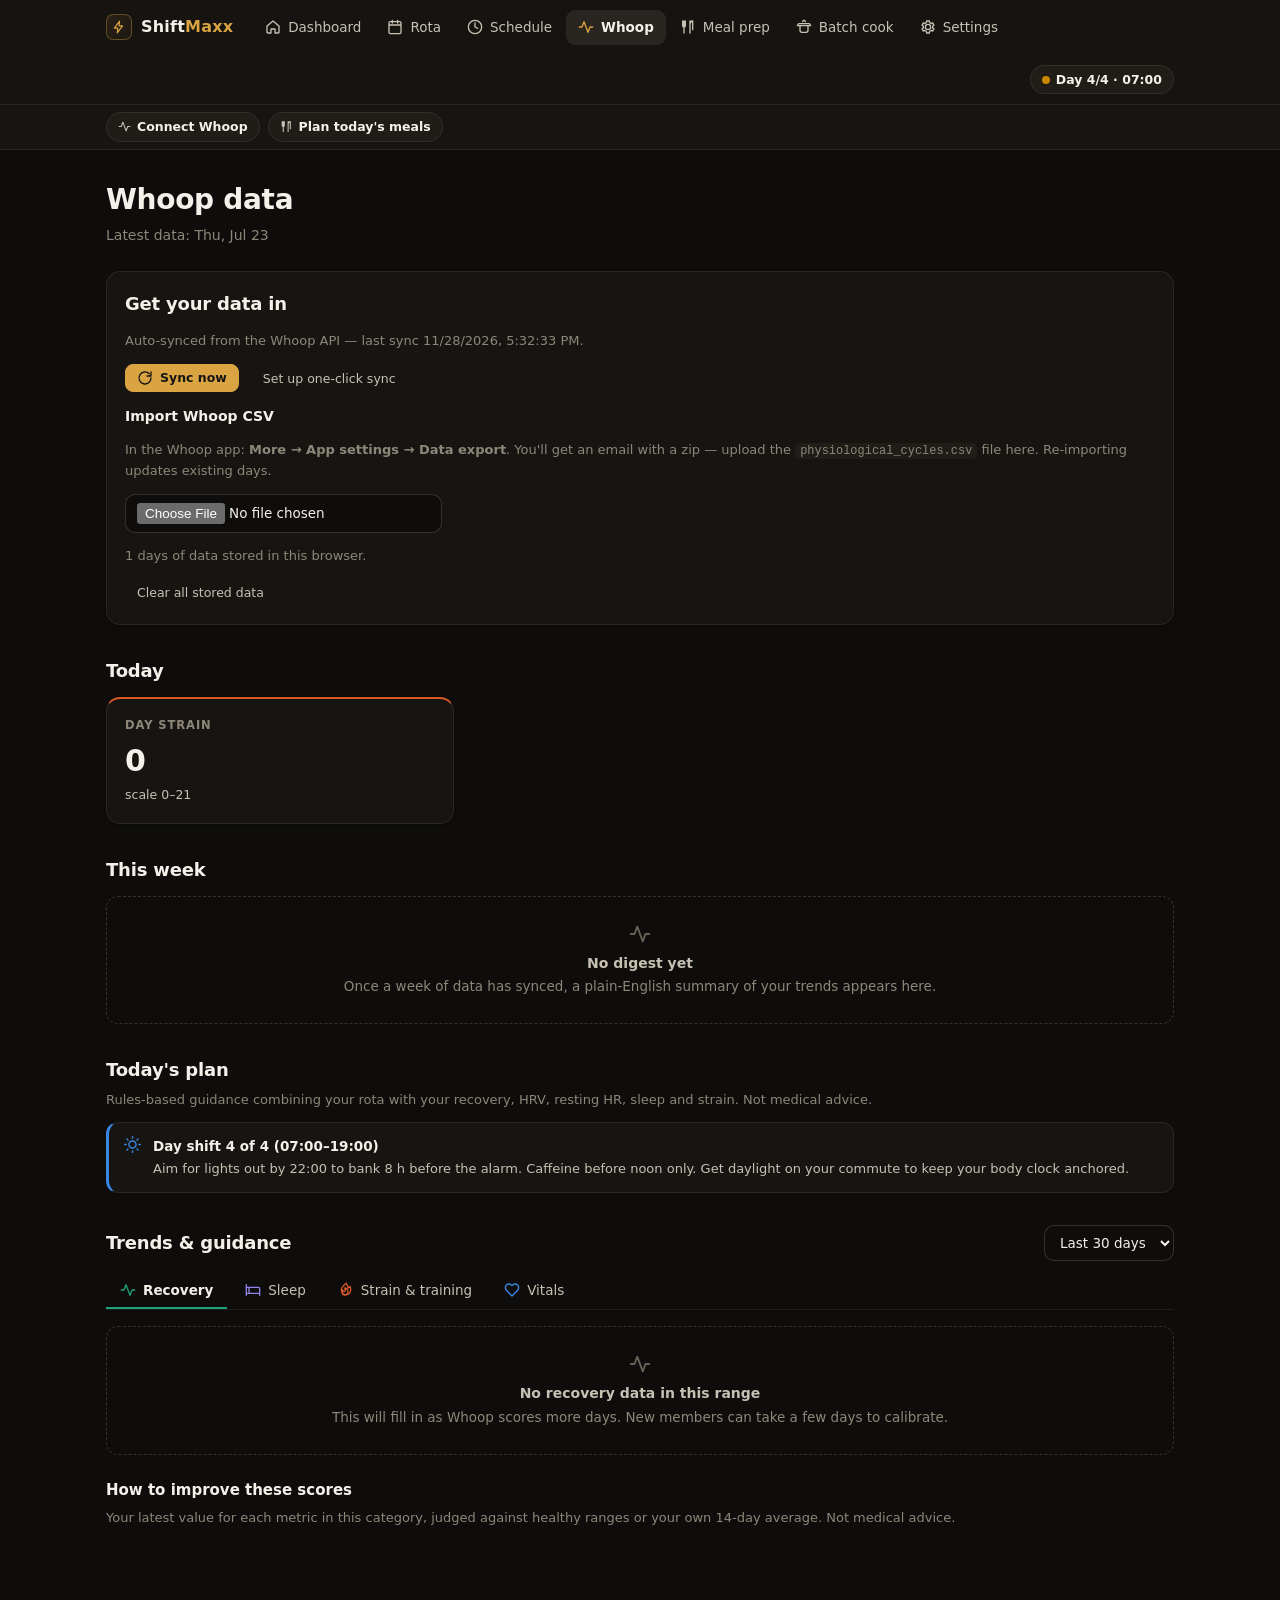
<file: whoop.html>
<!DOCTYPE html>
<html lang="en">
<head>
  <meta charset="utf-8">
  <meta name="viewport" content="width=device-width, initial-scale=1">
  <title>Whoop · ShiftMaxx</title>
  <link rel="icon" href="data:image/svg+xml,<svg xmlns='http://www.w3.org/2000/svg' viewBox='0 0 32 32'><rect width='32' height='32' rx='8' fill='%23171512'/><path d='M17.5 3 7 17h5.5L11 29 22 14h-5.5L17.5 3z' fill='%23d9a441'/></svg>">
  <link rel="stylesheet" href="assets/css/style.css">
</head>
<body data-page="whoop">
  <header class="top" id="app-header"></header>
  <div class="today-strip" id="today-strip"></div>

  <main class="wrap">
    <h1>Whoop data</h1>
    <p class="sub" id="latest-date">Auto-synced from the Whoop API, or import the Whoop export — everything is stored privately in this browser.</p>

    <div>
      <div class="card">
        <h2 style="margin-top:0">Get your data in</h2>
        <p id="sync-status" class="notice">Auto-sync not detected — <a href="whoop-connect.html">connect your Whoop</a> (browser-only, ~10 minutes) and this page will update itself every 3 hours. Or import manually below.</p>
        <div class="form-row" style="margin-bottom:10px">
          <button id="sync-now" class="small primary"><svg class="icon" viewBox="0 0 24 24" fill="none" stroke="currentColor" stroke-width="2" stroke-linecap="round" stroke-linejoin="round" aria-hidden="true"><path d="M21 12a9 9 0 1 1-2.6-6.4M21 3v6h-6"/></svg>Sync now</button>
          <button id="sync-setup" class="small ghost">Set up one-click sync</button>
        </div>
        <h3 style="font-size:14px;margin:14px 0 4px">Import Whoop CSV</h3>
        <p class="notice">In the Whoop app: <strong>More → App settings → Data export</strong>. You'll get an email with a zip — upload the <code>physiological_cycles.csv</code> file here. Re-importing updates existing days.</p>
        <input type="file" id="csv-file" accept=".csv,text/csv" aria-label="Whoop CSV file">
        <p id="import-msg" class="notice"></p>
        <p class="notice" id="entry-count"></p>
        <button id="clear-data" class="small ghost">Clear all stored data</button>
      </div>

    </div>

    <h2>Today</h2>
    <div class="grid cols-3" id="tiles"></div>

    <h2>This week</h2>
    <div id="digest"></div>

    <h2>Today's plan</h2>
    <p class="notice" style="margin-top:-6px;margin-bottom:12px">Rules-based guidance combining your rota with your recovery, HRV, resting HR, sleep and strain. Not medical advice.</p>
    <div id="recs"></div>

    <h2 style="display:flex;justify-content:space-between;align-items:center;gap:10px;flex-wrap:wrap">Trends &amp; guidance
      <select id="range" aria-label="Date range">
        <option value="14">Last 14 days</option>
        <option value="30" selected>Last 30 days</option>
        <option value="90">Last 90 days</option>
      </select>
    </h2>
    <div class="tabs" id="cat-tabs" role="tablist" aria-label="Metric category"></div>
    <div id="charts"></div>

    <h3 style="margin:24px 0 10px">How to improve these scores</h3>
    <p class="notice" style="margin-top:-4px;margin-bottom:12px">Your latest value for each metric in this category, judged against healthy ranges or your own 14-day average. Not medical advice.</p>
    <div id="guide"></div>

    <dialog id="sync-dialog" style="background:var(--surface);color:var(--ink);border:1px solid var(--border);border-radius:12px;padding:20px;max-width:440px">
      <form id="sync-form">
        <h3 style="margin:0 0 6px">One-click sync setup</h3>
        <p class="notice" style="margin:0 0 12px">The button triggers the <em>Whoop sync</em> GitHub workflow straight from this page. It needs a fine-grained GitHub token that can only run Actions on this repo: GitHub → Settings → Developer settings → <strong>Fine-grained tokens</strong> → Generate new token → Only select repositories → your WhoopMaxxing repo → Repository permissions → <strong>Actions: Read and write</strong> → Generate, then paste it here. The token is stored only in this browser.</p>
        <label class="field" style="margin-bottom:10px">GitHub token
          <input type="password" id="sync-token" placeholder="github_pat_…" autocomplete="off" style="width:100%">
        </label>
        <label class="field" style="margin-bottom:10px">Repository
          <input type="text" id="sync-repo" style="width:100%">
        </label>
        <label class="field">Branch with the workflows (leave blank to auto-detect)
          <input type="text" id="sync-branch" placeholder="auto" style="width:100%">
        </label>
        <div style="margin-top:14px;display:flex;gap:8px;justify-content:flex-end">
          <button type="button" id="sync-cancel" class="ghost">Cancel</button>
          <button type="submit" class="primary">Save</button>
        </div>
      </form>
    </dialog>
  </main>

  <script src="assets/js/shifts.js"></script>
  <script src="assets/js/store.js"></script>
  <script src="assets/js/ui.js"></script>
  <script src="assets/js/charts.js"></script>
  <script src="assets/js/whoop.js"></script>
</body>
</html>
</file>
<file: assets/css/style.css>
/* ═══════════════════════════════════════════════════════════════════
   ShiftMaxx design system — "Ember"
   Dark-primary. Warm charcoal surfaces, amber brand accent (UI only),
   fixed metric identity colours used consistently on every page:
     recovery = teal · sleep = violet · strain = burnt orange ·
     vitals = blue · night shift = violet · day shift = deep amber
   Spacing scale: 4 / 8 / 12 / 16 / 24 / 32 / 48
   Type scale:   12 / 13 / 14 / 16 / 18 / 22 / 28
   Radius:       6 (small controls) / 10 (controls) / 14 (cards) / 999 (chips)
   ═══════════════════════════════════════════════════════════════════ */
:root {
  color-scheme: dark;

  /* surfaces & ink */
  --bg: #0e0d0b;
  --surface: #171512;
  --surface-2: #201d18;
  --surface-3: #292520;
  --ink: #f4f1ea;
  --ink-2: #c7c1b4;
  --muted: #8d8779;
  --grid: #2b2823;
  --border: rgba(244, 241, 234, 0.08);
  --border-strong: rgba(244, 241, 234, 0.16);

  /* brand (UI only — never a data colour) */
  --brand: #d9a441;
  --brand-hover: #e8b658;
  --brand-ink: #171512;

  /* metric identities (validated on --surface) */
  --m-recovery: #21a179;
  --m-sleep: #9085e9;
  --m-strain: #d95926;
  --m-vitals: #3987e5;

  /* macros (meals only, validated as a trio) */
  --m-protein: #5b8fd9;
  --m-carbs: #79a83d;
  --m-fat: #d56a93;

  /* rota */
  --shift-night: #9085e9;
  --shift-day: #c98500;

  /* status (always icon + label, never colour alone) */
  --s-good: #0ca30c;
  --s-warning: #fab219;
  --s-serious: #ec835a;
  --s-critical: #d03b3b;

  /* legacy aliases (older code references these) */
  --c-blue: var(--m-vitals);
  --c-green: var(--m-carbs);
  --c-magenta: var(--m-fat);
  --c-yellow: var(--shift-day);
  --c-aqua: var(--m-recovery);
  --c-orange: var(--m-strain);
  --c-violet: var(--m-sleep);

  --shadow-1: 0 1px 2px rgba(0, 0, 0, 0.4);
  --shadow-2: 0 4px 16px rgba(0, 0, 0, 0.35);
  --ease: cubic-bezier(0.2, 0, 0.1, 1);
}

* { box-sizing: border-box; }

html { scroll-behavior: smooth; }

body {
  margin: 0;
  background:
    radial-gradient(1200px 500px at 80% -10%, rgba(217, 164, 65, 0.05), transparent 60%),
    var(--bg);
  color: var(--ink);
  font-family: system-ui, -apple-system, "Segoe UI", sans-serif;
  font-size: 14px;
  line-height: 1.55;
  animation: page-in 0.25s var(--ease);
}
@keyframes page-in { from { opacity: 0.6; } to { opacity: 1; } }
@media (prefers-reduced-motion: reduce) {
  *, *::before, *::after { animation: none !important; transition: none !important; }
}

a { color: var(--brand); text-decoration: none; }
a:hover { color: var(--brand-hover); text-decoration: underline; }

code { background: var(--surface-2); border-radius: 4px; padding: 1px 5px; font-size: 0.92em; }

.wrap { max-width: 1100px; margin: 0 auto; padding: 0 16px 64px; }

svg.icon { width: 16px; height: 16px; flex: none; vertical-align: -3px; }
svg.icon.lg { width: 20px; height: 20px; }

/* ---------- header / nav ---------- */
header.top {
  border-bottom: 1px solid var(--border);
  background: rgba(23, 21, 18, 0.92);
  backdrop-filter: blur(8px);
  position: sticky;
  top: 0;
  z-index: 20;
}
.header-inner {
  max-width: 1100px;
  margin: 0 auto;
  padding: 10px 16px;
  display: flex;
  align-items: center;
  gap: 20px;
  flex-wrap: wrap;
}
.brand {
  display: inline-flex;
  align-items: center;
  gap: 9px;
  font-weight: 700;
  font-size: 16px;
  letter-spacing: 0.2px;
  color: var(--ink);
}
.brand:hover { text-decoration: none; color: var(--ink); }
.brand .mark {
  width: 26px;
  height: 26px;
  border-radius: 7px;
  background: linear-gradient(140deg, #2a2118, #1c1812);
  border: 1px solid rgba(217, 164, 65, 0.35);
  display: grid;
  place-items: center;
  color: var(--brand);
}
.brand .mark svg { width: 14px; height: 14px; }
.brand em { font-style: normal; color: var(--brand); }

.nav { display: flex; gap: 2px; flex-wrap: wrap; }
.nav a {
  display: inline-flex;
  align-items: center;
  gap: 7px;
  color: var(--ink-2);
  padding: 7px 12px;
  border-radius: 9px;
  font-size: 13.5px;
  transition: background 0.15s var(--ease), color 0.15s var(--ease);
}
.nav a:hover { background: var(--surface-2); color: var(--ink); text-decoration: none; }
.nav a.active { background: var(--surface-3); color: var(--ink); font-weight: 600; }
.nav a.active svg { color: var(--brand); }

.header-shift { margin-left: auto; }

/* today strip — the cross-module glance, on every page */
.today-strip {
  border-bottom: 1px solid var(--border);
  background: var(--surface);
}
.today-strip .strip-inner {
  max-width: 1100px;
  margin: 0 auto;
  padding: 7px 16px;
  display: flex;
  gap: 8px;
  align-items: center;
  overflow-x: auto;
  scrollbar-width: none;
}
.today-strip .strip-inner::-webkit-scrollbar { display: none; }
.tchip {
  display: inline-flex;
  align-items: center;
  gap: 6px;
  padding: 4px 11px;
  border-radius: 999px;
  border: 1px solid var(--border);
  background: var(--surface-2);
  font-size: 12.5px;
  color: var(--ink-2);
  white-space: nowrap;
  transition: border-color 0.15s var(--ease);
}
a.tchip:hover { border-color: var(--border-strong); text-decoration: none; color: var(--ink); }
.tchip b { color: var(--ink); font-weight: 600; }
.tchip svg { width: 13px; height: 13px; }

h1 { font-size: 28px; margin: 28px 0 4px; letter-spacing: -0.3px; }
h2 { font-size: 18px; margin: 32px 0 12px; letter-spacing: -0.2px; }
h3 { font-size: 15px; }
.sub { color: var(--muted); margin: 0 0 24px; font-size: 14px; max-width: 72ch; }

/* ---------- cards & grids ---------- */
.card {
  background: var(--surface);
  border: 1px solid var(--border);
  border-radius: 14px;
  padding: 18px;
  box-shadow: var(--shadow-1);
}
.card > h2:first-child { margin-top: 0; }
a.card { display: block; color: inherit; transition: border-color 0.15s var(--ease), transform 0.15s var(--ease); }
a.card:hover { text-decoration: none; border-color: var(--border-strong); transform: translateY(-1px); }

.grid { display: grid; gap: 12px; }
.grid.cols-2 { grid-template-columns: repeat(2, 1fr); }
.grid.cols-3 { grid-template-columns: repeat(3, 1fr); }
.grid.cols-4 { grid-template-columns: repeat(4, 1fr); }
@media (max-width: 880px) {
  .grid.cols-4 { grid-template-columns: repeat(2, 1fr); }
  .grid.cols-3 { grid-template-columns: repeat(2, 1fr); }
}
@media (max-width: 600px) {
  .grid.cols-2, .grid.cols-3, .grid.cols-4 { grid-template-columns: 1fr; }
  h1 { font-size: 23px; }
}

/* ---------- stat tiles ---------- */
.tile { position: relative; overflow: hidden; }
.tile .label {
  color: var(--muted);
  font-size: 11.5px;
  text-transform: uppercase;
  letter-spacing: 0.08em;
  font-weight: 600;
  display: flex;
  align-items: center;
  gap: 6px;
}
.tile .value { font-size: 30px; font-weight: 700; margin: 3px 0 1px; letter-spacing: -0.5px; }
.tile .value small { font-size: 14px; font-weight: 500; color: var(--ink-2); letter-spacing: 0; }
.tile .delta { font-size: 12.5px; color: var(--ink-2); display: flex; align-items: center; gap: 5px; }
.tile .delta.up { color: var(--s-good); }
.tile .delta.down { color: var(--s-serious); }
.tile.accent-recovery { border-top: 2px solid var(--m-recovery); }
.tile.accent-sleep { border-top: 2px solid var(--m-sleep); }
.tile.accent-strain { border-top: 2px solid var(--m-strain); }
.tile.accent-vitals { border-top: 2px solid var(--m-vitals); }
.tile.accent-shift { border-top: 2px solid var(--brand); }

/* ---------- chips / badges ---------- */
.chip {
  display: inline-flex;
  align-items: center;
  gap: 7px;
  padding: 4px 12px;
  border-radius: 999px;
  font-size: 13px;
  font-weight: 600;
  background: var(--surface-2);
  border: 1px solid var(--border);
}
.chip .dot { width: 8px; height: 8px; border-radius: 50%; flex: none; }

/* ---------- buttons & forms ---------- */
button, .btn {
  background: var(--surface-2);
  color: var(--ink);
  border: 1px solid var(--border-strong);
  border-radius: 10px;
  padding: 8px 15px;
  font-size: 13.5px;
  font-weight: 500;
  font-family: inherit;
  cursor: pointer;
  display: inline-flex;
  align-items: center;
  gap: 7px;
  transition: background 0.15s var(--ease), border-color 0.15s var(--ease), transform 0.08s var(--ease);
}
button:hover, .btn:hover { background: var(--surface-3); border-color: rgba(244, 241, 234, 0.28); }
button:active, .btn:active { transform: scale(0.97); }
button.primary { background: var(--brand); border-color: var(--brand); color: var(--brand-ink); font-weight: 600; }
button.primary:hover { background: var(--brand-hover); border-color: var(--brand-hover); }
button.small { padding: 5px 11px; font-size: 12.5px; border-radius: 8px; }
button.ghost { background: transparent; border-color: transparent; color: var(--ink-2); }
button.ghost:hover { background: var(--surface-2); color: var(--ink); border-color: transparent; }
button:disabled { opacity: 0.45; cursor: not-allowed; transform: none; }

input, select {
  background: var(--bg);
  color: var(--ink);
  border: 1px solid var(--border-strong);
  border-radius: 10px;
  padding: 8px 11px;
  font-size: 13.5px;
  font-family: inherit;
  transition: border-color 0.15s var(--ease);
}
input:hover, select:hover { border-color: rgba(244, 241, 234, 0.28); }
input:focus-visible, select:focus-visible, button:focus-visible, a:focus-visible, [role="tab"]:focus-visible {
  outline: 2px solid var(--brand);
  outline-offset: 2px;
}
label.field { display: flex; flex-direction: column; gap: 5px; font-size: 12.5px; color: var(--ink-2); font-weight: 500; }
.form-row { display: flex; gap: 12px; flex-wrap: wrap; align-items: flex-end; }

/* ---------- tables ---------- */
table { border-collapse: collapse; width: 100%; font-size: 13px; }
th, td { text-align: left; padding: 7px 10px; border-bottom: 1px solid var(--grid); }
th { color: var(--muted); font-weight: 600; font-size: 12px; text-transform: uppercase; letter-spacing: 0.05em; }
td.num, th.num { text-align: right; font-variant-numeric: tabular-nums; }
tbody tr { transition: background 0.1s var(--ease); }
tbody tr:hover { background: var(--surface-2); }

/* ---------- banners (info / warning / error / success) ---------- */
.banner {
  display: flex;
  gap: 12px;
  align-items: flex-start;
  padding: 13px 16px;
  border: 1px solid var(--border);
  border-radius: 12px;
  background: var(--surface);
  font-size: 13.5px;
  margin: 0 0 14px;
}
.banner svg { margin-top: 1px; }
.banner.warn { border-color: rgba(250, 178, 25, 0.35); }
.banner.warn svg { color: var(--s-warning); }
.banner.bad { border-color: rgba(208, 59, 59, 0.4); }
.banner.bad svg { color: var(--s-critical); }
.banner.good { border-color: rgba(12, 163, 12, 0.35); }
.banner.good svg { color: var(--s-good); }
.banner .b-body { flex: 1; }
.banner .b-body b { display: block; margin-bottom: 1px; }
.banner .b-body p { margin: 0; color: var(--ink-2); }

/* ---------- empty states ---------- */
.empty {
  border: 1px dashed var(--border-strong);
  border-radius: 12px;
  padding: 26px 18px;
  text-align: center;
  color: var(--muted);
  font-size: 13.5px;
}
.empty svg { width: 22px; height: 22px; display: block; margin: 0 auto 8px; opacity: 0.7; }
.empty b { color: var(--ink-2); display: block; margin-bottom: 2px; font-size: 14px; }

/* ---------- tabs ---------- */
.tabs { display: flex; gap: 4px; flex-wrap: wrap; border-bottom: 1px solid var(--border); margin: 0 0 16px; }
.tabs [role="tab"] {
  background: none;
  border: none;
  border-bottom: 2px solid transparent;
  border-radius: 8px 8px 0 0;
  color: var(--ink-2);
  padding: 9px 14px;
  font-size: 13.5px;
  font-weight: 500;
  cursor: pointer;
  display: inline-flex;
  align-items: center;
  gap: 7px;
  transition: color 0.15s var(--ease), border-color 0.15s var(--ease);
}
.tabs [role="tab"]:hover { color: var(--ink); background: var(--surface); }
.tabs [role="tab"][aria-selected="true"] { color: var(--ink); font-weight: 600; border-bottom-color: var(--tab-accent, var(--brand)); }
.tabs [role="tab"] svg { color: var(--tab-accent, var(--muted)); }

/* ---------- calendar ---------- */
.cal-head { display: flex; align-items: center; justify-content: space-between; margin: 16px 0 10px; gap: 10px; flex-wrap: wrap; }
.cal-head h2 { margin: 0; }
.cal-grid { display: grid; grid-template-columns: repeat(7, 1fr); gap: 6px; }
.cal-dow { color: var(--muted); font-size: 11px; text-align: center; padding: 4px 0; text-transform: uppercase; letter-spacing: 0.07em; font-weight: 600; }
.cal-cell {
  background: var(--surface);
  border: 1px solid var(--border);
  border-radius: 11px;
  min-height: 76px;
  padding: 7px 9px;
  position: relative;
  font-size: 13px;
  transition: border-color 0.15s var(--ease);
}
.cal-cell:hover { border-color: var(--border-strong); }
.cal-cell.out { opacity: 0.35; }
.cal-cell .dnum { font-weight: 600; font-size: 13px; }
.cal-cell.today { outline: 2px solid var(--brand); outline-offset: -1px; }
.cal-cell.today .dnum::after { content: " · today"; color: var(--brand); font-size: 10.5px; font-weight: 600; }
.cal-cell .shift-tag {
  margin-top: 6px;
  display: inline-block;
  padding: 2px 8px;
  border-radius: 6px;
  font-size: 10.5px;
  font-weight: 700;
  letter-spacing: 0.05em;
}
.cal-cell.shift-N { border-left: 3px solid var(--shift-night); }
.cal-cell.shift-D { border-left: 3px solid var(--shift-day); }
.cal-cell.shift-N .shift-tag { background: rgba(144, 133, 233, 0.16); color: var(--shift-night); }
.cal-cell.shift-D .shift-tag { background: rgba(201, 133, 0, 0.16); color: #e0b154; }
.cal-cell.shift-O .shift-tag { background: var(--surface-2); color: var(--muted); }
.cal-cell .times { display: block; color: var(--muted); font-size: 11px; margin-top: 3px; font-variant-numeric: tabular-nums; }
.cal-cell { min-width: 0; overflow: hidden; }
@media (max-width: 640px) {
  .cal-grid { gap: 4px; }
  .cal-cell { min-height: 54px; padding: 5px 5px; border-radius: 8px; }
  .cal-cell .times { display: none; }
  .cal-cell .shift-tag { padding: 1px 4px; font-size: 9px; letter-spacing: 0.02em; margin-top: 3px; white-space: nowrap; }
  .cal-cell.today .dnum::after { content: ""; }
}

/* upcoming strip on dashboard */
.strip { display: grid; grid-template-columns: repeat(8, 1fr); gap: 6px; }
@media (max-width: 720px) { .strip { grid-template-columns: repeat(4, 1fr); } }
.strip .day {
  background: var(--surface);
  border: 1px solid var(--border);
  border-radius: 10px;
  padding: 9px 6px;
  text-align: center;
  font-size: 12px;
}
.strip .day .dow { color: var(--muted); font-size: 11px; }
.strip .day .code { font-weight: 700; font-size: 13px; margin-top: 2px; letter-spacing: 0.04em; }
.strip .day.shift-N .code { color: var(--shift-night); }
.strip .day.shift-D .code { color: #e0b154; }
.strip .day.shift-O .code { color: var(--muted); }

/* ---------- charts ---------- */
.chart-card h3 { margin: 0 0 2px; font-size: 13.5px; display: flex; align-items: center; gap: 7px; }
.chart-card .unit { color: var(--muted); font-size: 11.5px; margin-bottom: 8px; }
.chart-card { position: relative; }
.chart-svg { width: 100%; height: auto; display: block; }
.viz-tooltip {
  position: fixed;
  pointer-events: none;
  background: var(--surface-3);
  border: 1px solid var(--border-strong);
  border-radius: 9px;
  padding: 7px 11px;
  font-size: 12px;
  z-index: 50;
  display: none;
  box-shadow: var(--shadow-2);
}
.viz-tooltip .tt-date { color: var(--muted); }
.viz-tooltip .tt-val { font-weight: 700; font-size: 14px; font-variant-numeric: tabular-nums; }
.table-toggle { position: absolute; top: 14px; right: 14px; }
.chart-table { max-height: 260px; overflow: auto; }

/* ---------- recommendation / guide rows ---------- */
.rec {
  display: flex;
  gap: 12px;
  padding: 13px 15px;
  border: 1px solid var(--border);
  border-left-width: 3px;
  border-radius: 12px;
  background: var(--surface);
  margin-bottom: 10px;
}
.rec .icon { line-height: 1.2; color: var(--muted); }
.rec .icon svg { width: 17px; height: 17px; }
.rec h4 { margin: 0 0 2px; font-size: 13.5px; }
.rec p { margin: 0; font-size: 13px; color: var(--ink-2); }
.rec.good { border-left-color: var(--s-good); }
.rec.good .icon { color: var(--s-good); }
.rec.warning { border-left-color: var(--s-warning); }
.rec.warning .icon { color: var(--s-warning); }
.rec.serious { border-left-color: var(--s-serious); }
.rec.serious .icon { color: var(--s-serious); }
.rec.critical { border-left-color: var(--s-critical); }
.rec.critical .icon { color: var(--s-critical); }
.rec.info { border-left-color: var(--m-vitals); }
.rec.info .icon { color: var(--m-vitals); }

/* ---------- meals & batches ---------- */
.meal-section { margin-bottom: 16px; }
.meal-section h3 { margin: 0 0 8px; font-size: 14px; display: flex; justify-content: space-between; align-items: baseline; }
.meal-section h3 .kcal { color: var(--muted); font-size: 12.5px; font-weight: 500; font-variant-numeric: tabular-nums; }
.meal-item {
  display: flex;
  align-items: center;
  gap: 10px;
  padding: 9px 11px;
  background: var(--surface-2);
  border-radius: 10px;
  margin-bottom: 6px;
  font-size: 13px;
  flex-wrap: wrap;
}
.meal-item .name { flex: 1 1 150px; font-weight: 500; }
.meal-item .name .brand { color: var(--muted); font-size: 12px; font-weight: 400; }
.meal-item .macros { color: var(--ink-2); font-variant-numeric: tabular-nums; white-space: nowrap; font-size: 12.5px; }
.meal-item input.grams { width: 64px; padding: 4px 7px; text-align: right; border-radius: 7px; }

.progress { background: var(--surface-2); border-radius: 6px; height: 8px; overflow: hidden; }
.progress > div { height: 100%; border-radius: 6px; transition: width 0.3s var(--ease); }
.macro-row { margin-bottom: 11px; }
.macro-row .macro-head { display: flex; justify-content: space-between; font-size: 13px; margin-bottom: 4px; }
.macro-row .macro-head .val { color: var(--ink-2); font-variant-numeric: tabular-nums; }

.search-result {
  display: flex;
  align-items: center;
  gap: 10px;
  padding: 9px 4px;
  border-bottom: 1px solid var(--grid);
  font-size: 13px;
}
.search-result:last-child { border-bottom: none; }
.search-result .name { flex: 1; font-weight: 500; }
.search-result .per { color: var(--muted); white-space: nowrap; font-size: 12px; font-weight: 400; font-variant-numeric: tabular-nums; }

#scanner-video { width: 100%; max-width: 420px; border-radius: 12px; background: #000; display: block; margin-top: 10px; }
#scanner-video[hidden] { display: none; }

/* ---------- schedule timeline ---------- */
.tl { position: relative; padding-left: 0; }
.tl-item { display: flex; gap: 12px; align-items: flex-start; position: relative; }
.tl-item:not(:last-child)::before {
  content: '';
  position: absolute;
  left: calc(56px + 12px + 14px);
  top: 34px;
  bottom: -6px;
  width: 2px;
  background: var(--grid);
}
.tl-time {
  width: 56px;
  flex: none;
  text-align: right;
  color: var(--muted);
  font-size: 12.5px;
  font-variant-numeric: tabular-nums;
  padding-top: 7px;
  font-weight: 600;
}
.tl-dot {
  flex: none;
  width: 28px;
  height: 28px;
  border-radius: 50%;
  background: var(--surface-2);
  border: 2px solid var(--dot, var(--muted));
  display: grid;
  place-items: center;
  color: var(--dot, var(--muted));
  margin-top: 2px;
  z-index: 1;
}
.tl-dot svg { width: 13px; height: 13px; }
.tl-body {
  flex: 1;
  background: var(--surface);
  border: 1px solid var(--border);
  border-radius: 12px;
  padding: 10px 14px;
  margin-bottom: 8px;
  min-width: 0;
}
.tl-body h4 { margin: 0; font-size: 13.5px; }
.tl-body p { margin: 3px 0 0; font-size: 13px; color: var(--ink-2); }
.tl-item.now .tl-body { border-color: var(--brand); }
.tl-next {
  display: inline-block;
  background: var(--brand);
  color: var(--brand-ink);
  border-radius: 999px;
  padding: 1px 8px;
  font-size: 10.5px;
  font-weight: 700;
  letter-spacing: 0.04em;
  text-transform: uppercase;
  vertical-align: 2px;
  margin-left: 6px;
}
@media (max-width: 600px) {
  .tl-time { width: 42px; font-size: 11.5px; }
  .tl-item:not(:last-child)::before { left: calc(42px + 12px + 14px); }
}

.notice { color: var(--muted); font-size: 13px; }
.error-text { color: var(--s-serious); font-size: 13px; }

.legend { display: flex; gap: 14px; flex-wrap: wrap; font-size: 13px; color: var(--ink-2); margin: 10px 0; }
.legend .key { display: inline-flex; align-items: center; gap: 6px; }
.legend .swatch { width: 11px; height: 11px; border-radius: 3px; }

dialog {
  background: var(--surface);
  color: var(--ink);
  border: 1px solid var(--border-strong);
  border-radius: 14px;
  padding: 22px;
  box-shadow: var(--shadow-2);
}
dialog::backdrop { background: rgba(8, 7, 6, 0.6); backdrop-filter: blur(2px); }

/* ---------- print ---------- */
@media print {
  :root { color-scheme: light; }
  body { background: #fff; color: #111; animation: none; }
  header.top, .today-strip, .no-print { display: none !important; }
  .card { box-shadow: none; border-color: #ccc; background: #fff; }
  a { color: #111; }
}
</file>
